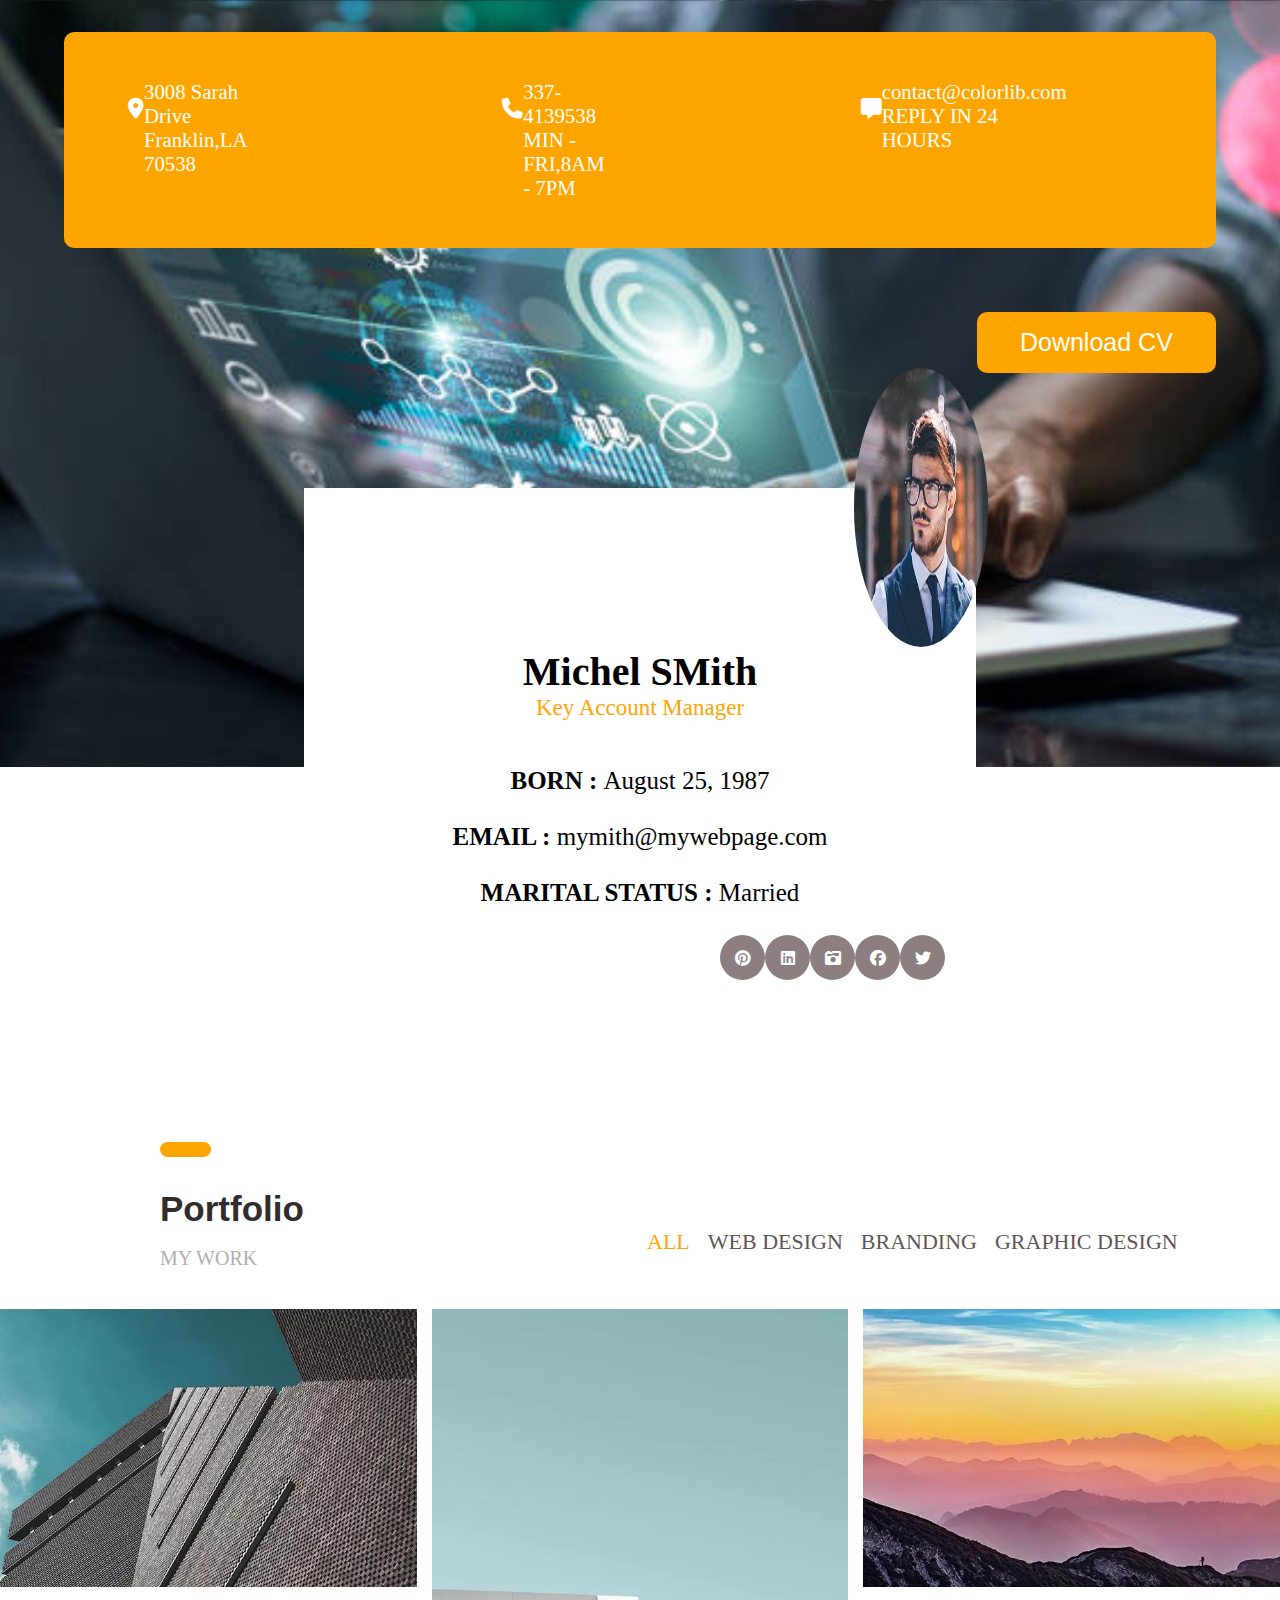
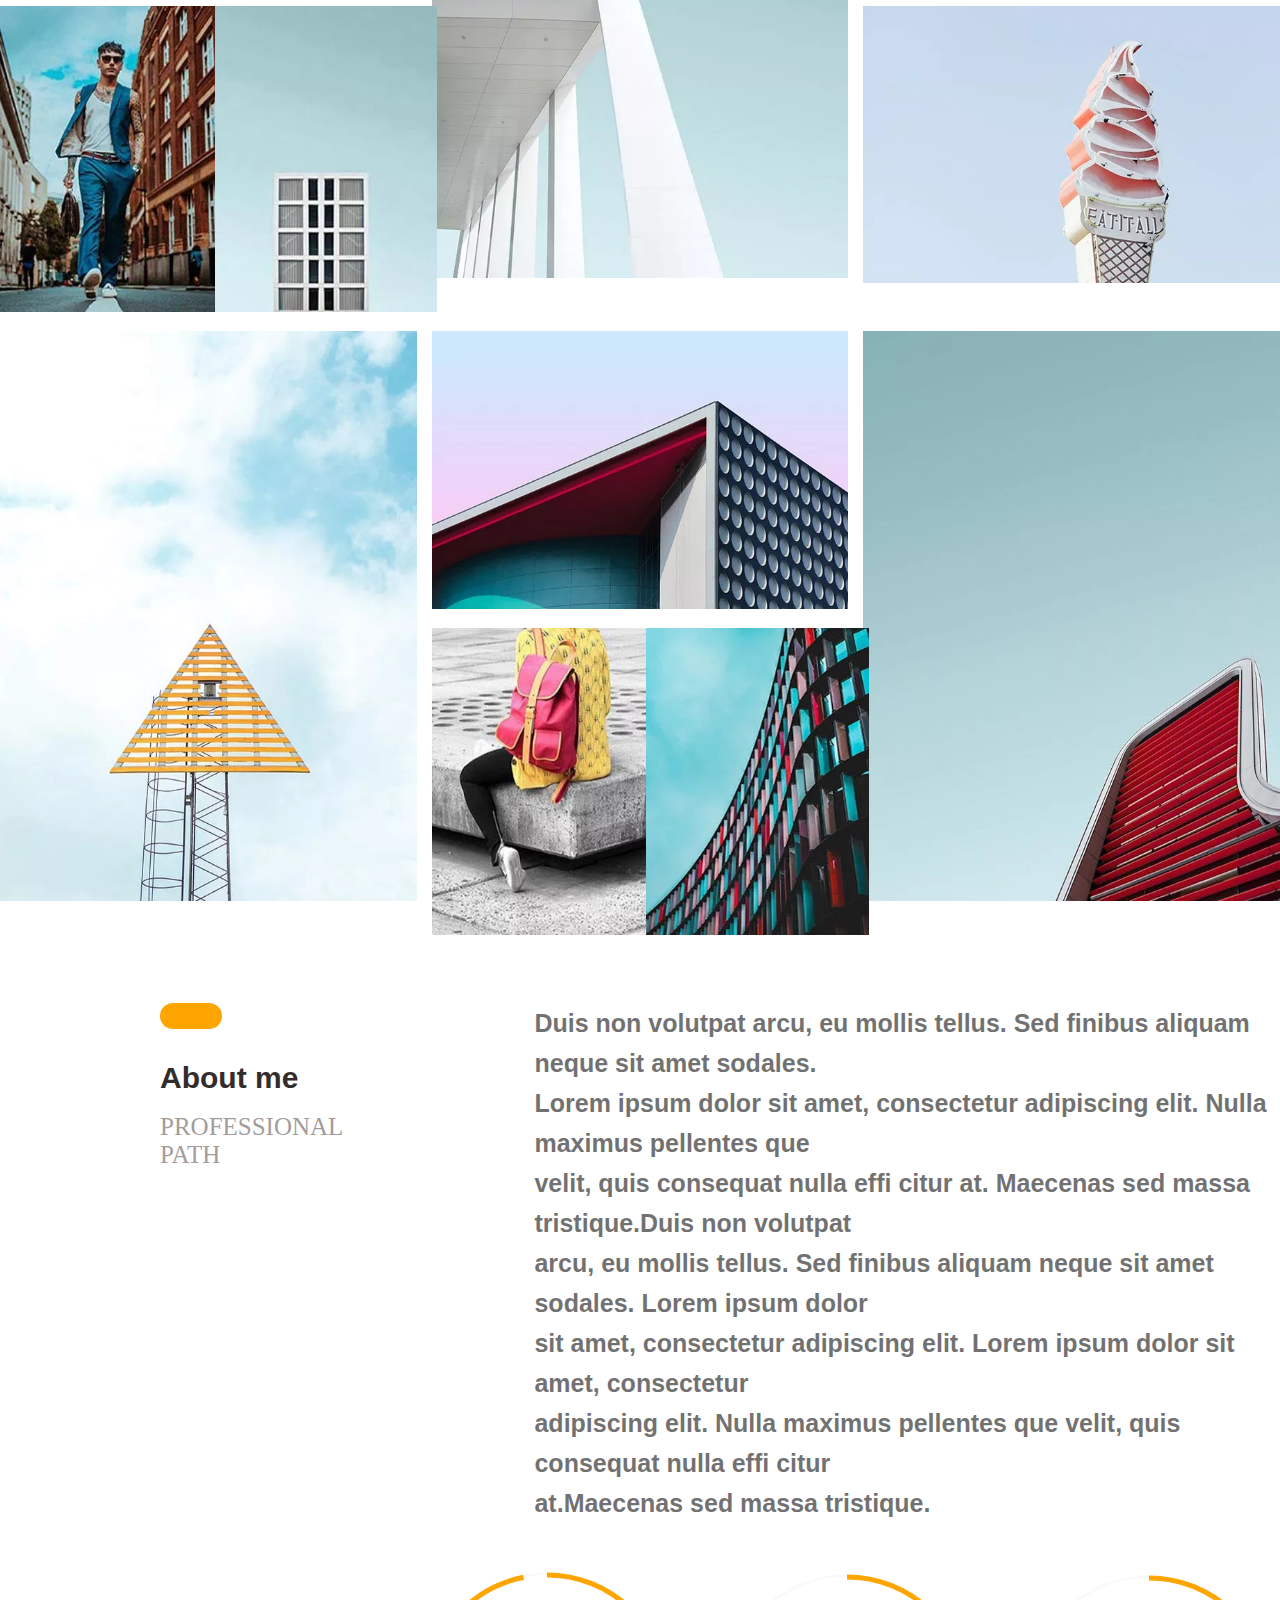
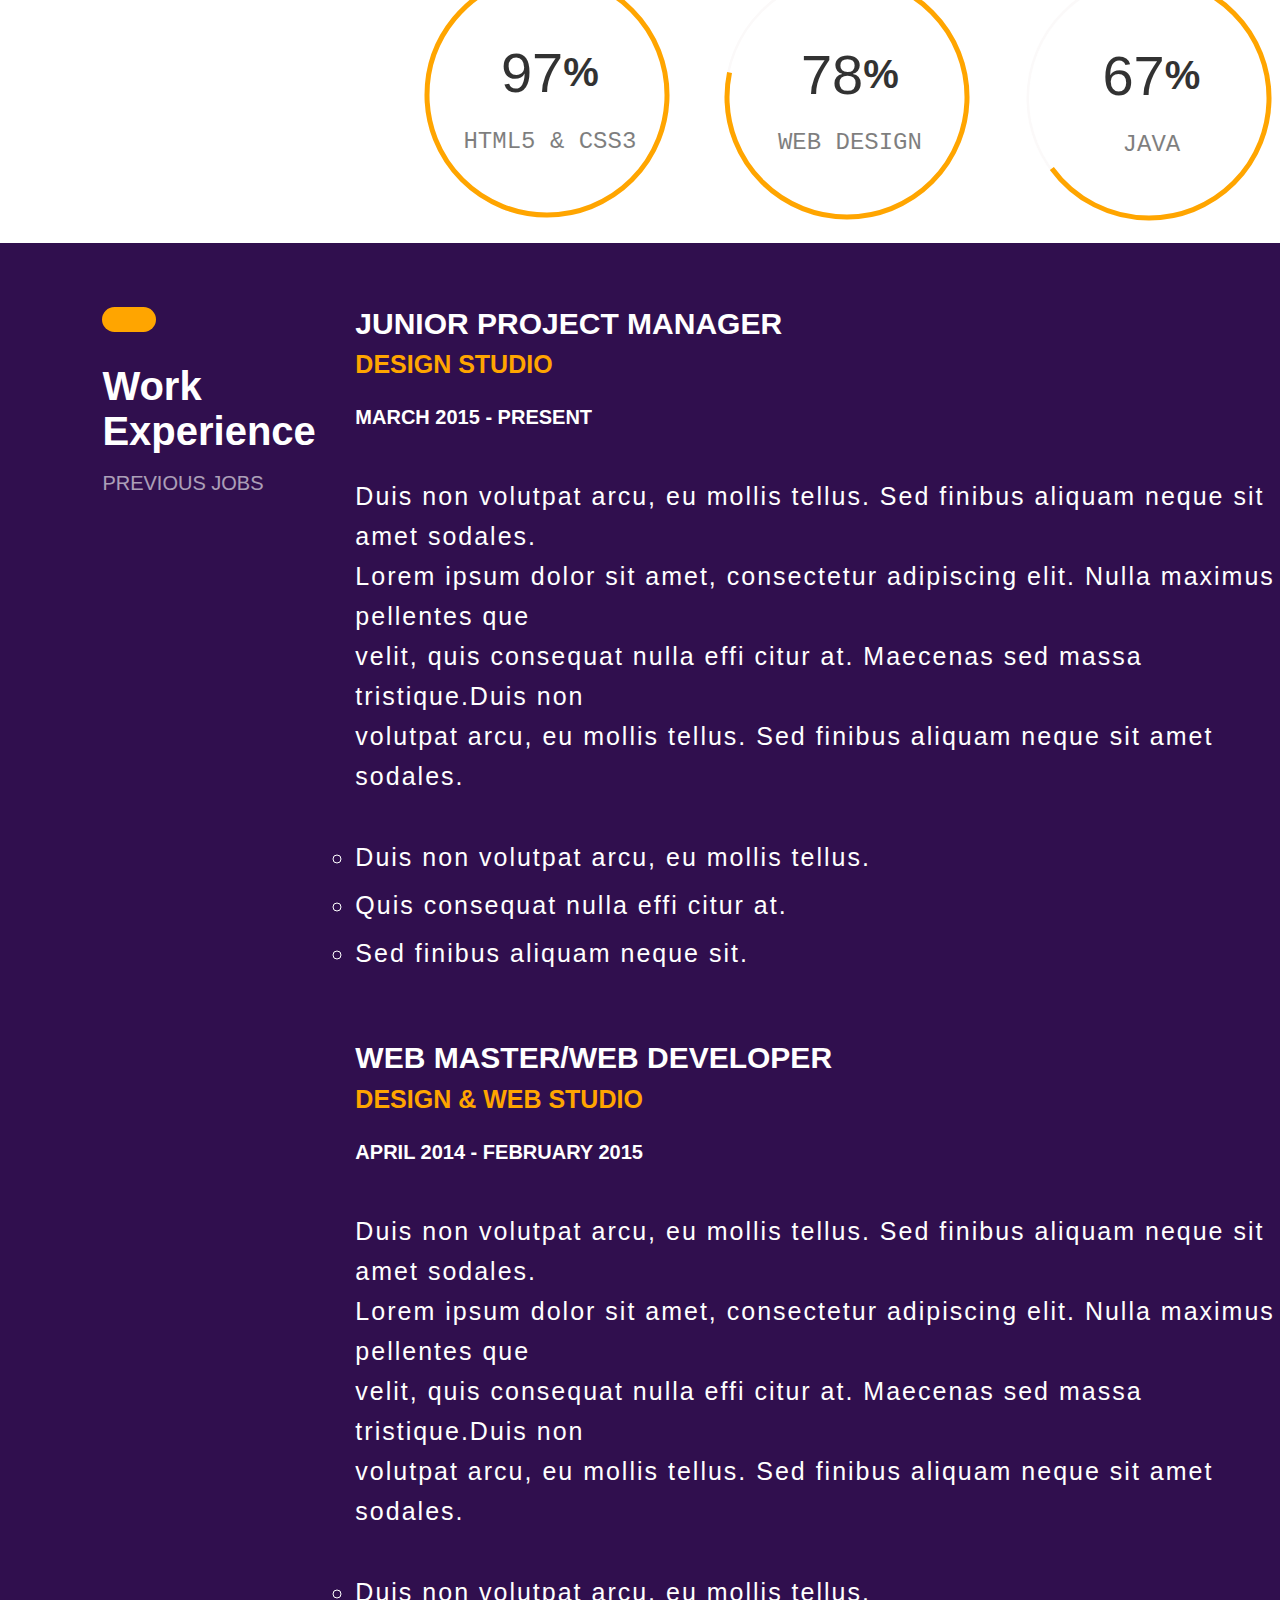
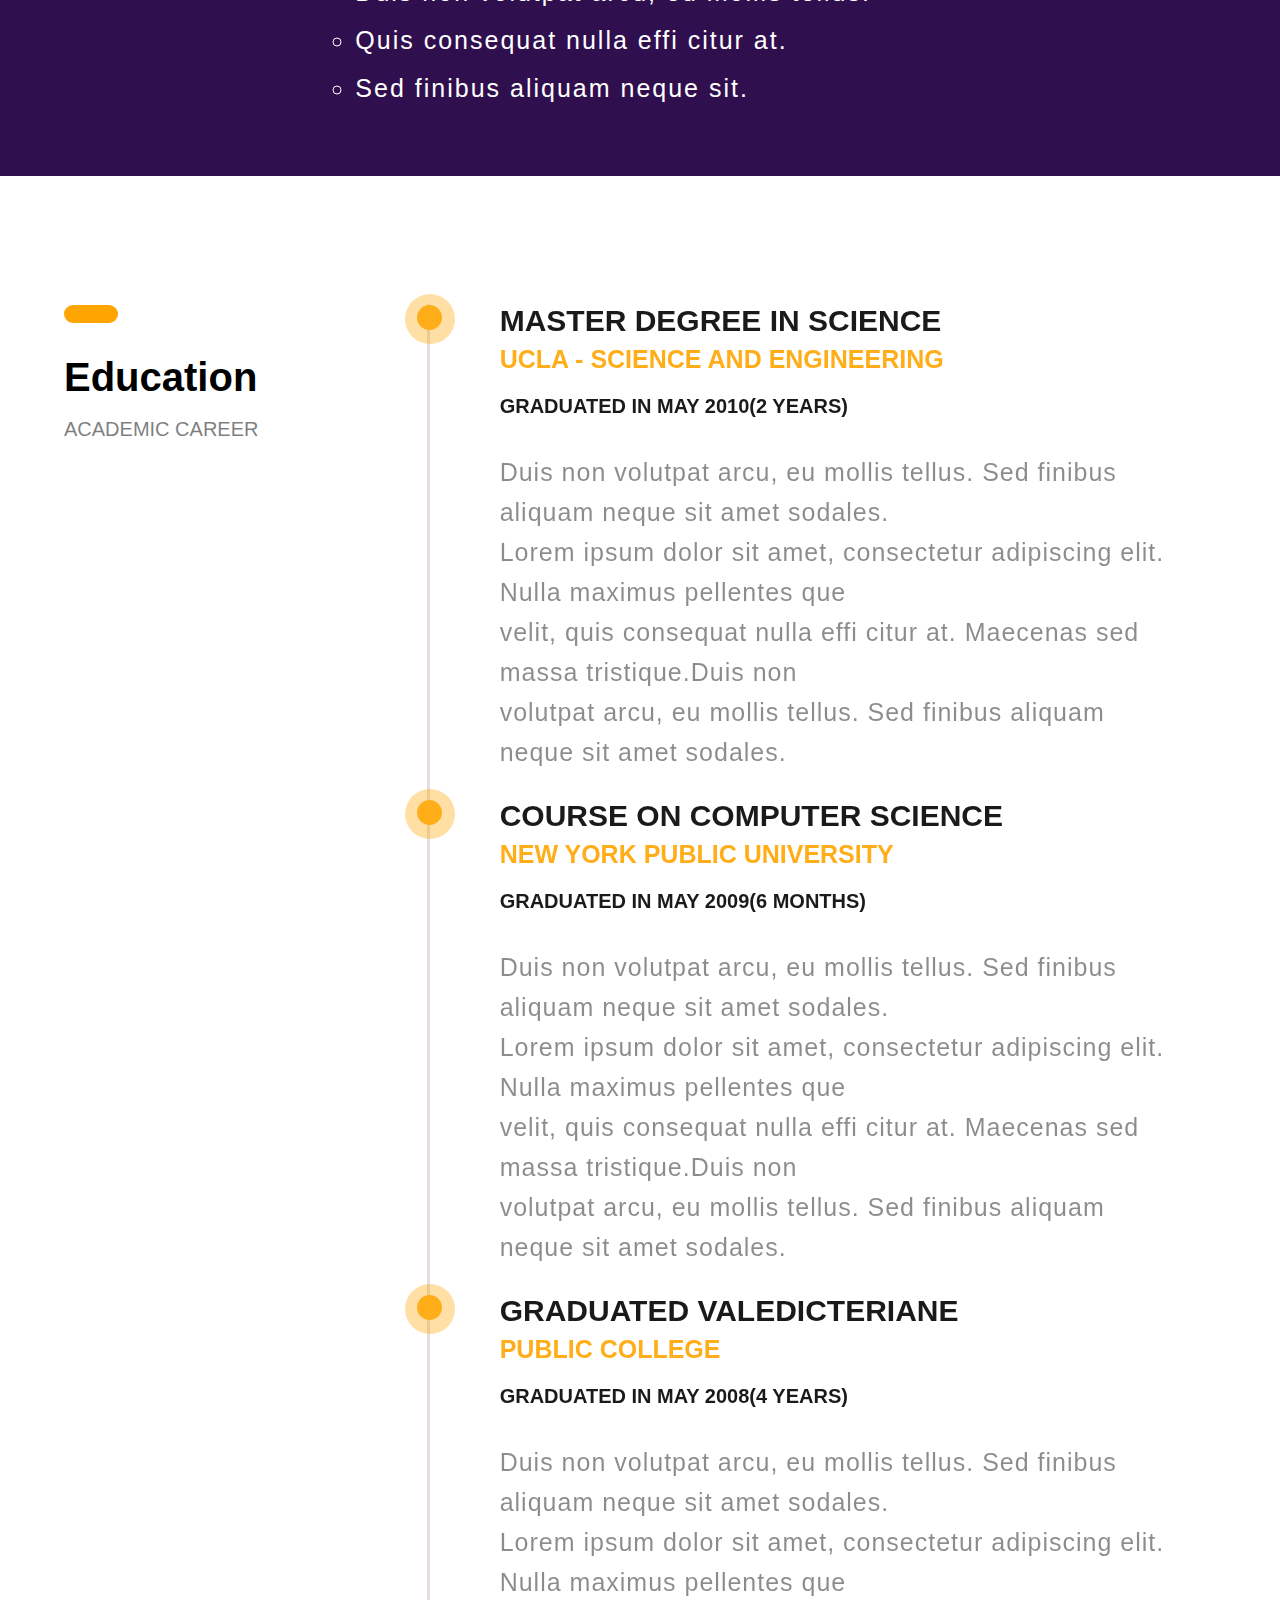
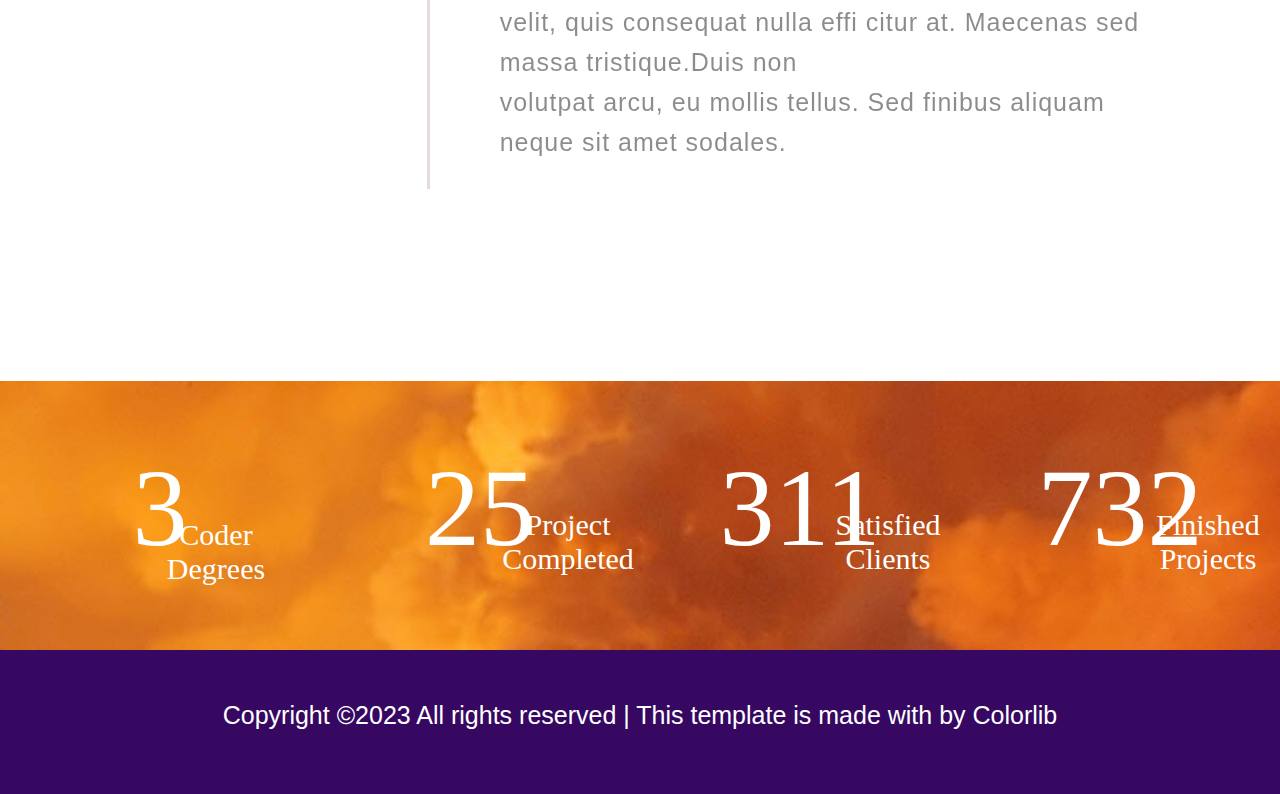
<file: index.html>
<!DOCTYPE html>
<html lang="en">

<head>
    <meta charset="UTF-8">
    <meta http-equiv="X-UA-Compatible" content="IE=edge">
    <meta name="viewport" content="width=device-width, initial-scale=1.0">
    <title>CV portfolio</title>
    <link rel="stylesheet" href="style.css">
    <link rel="stylesheet" href="https://cdnjs.cloudflare.com/ajax/libs/font-awesome/6.2.1/css/all.min.css">
</head>

<body>
    <header class="header">
        <div class="div-header">
            <i class="fa-solid fa-location-dot"></i>
            <p>3008 Sarah Drive <br> Franklin,LA 70538</p>
            <i class="fa-solid fa-phone"></i>
            <p>337-4139538 <br> MIN - FRI,8AM - 7PM</p>
            <i class="fa-solid fa-message"></i>
            <p>contact@colorlib.com <br> REPLY IN 24 HOURS</p>
        </div>

        <p class="p1"> <a href="#"> Download CV</a></p>
        <div class="mon-div">
            <img src="profil.webp" alt="">
            <h2>Michel SMith</h2>
            <p>Key Account Manager</p>
        </div>
    </header>
    <section class="section1">

        <div class="content">
            <p><strong> BORN : </strong>August 25, 1987</p><br>
            <p> <strong> EMAIL :</strong> mymith@mywebpage.com</p><br>
            <p><strong> MARITAL STATUS :</strong> Married</p><br>
        </div>
        <div class="div-section">

            <a href="#"> <i class="fa-brands fa-pinterest fa-1x blanc"></i></a>
            <a href="#"> <i class="fa-brands fa-linkedin fa-1x blanc"></i></a>
            <a href="#"> <i class="fa-solid fa-camera-retro fa-1x blanc"></i></a>
            <a href="#"> <i class="fab fa-facebook fa-1x blanc"></i></a>
            <a href="#"> <i class="  fab fa-twitter fa-1x blanc"></i></a>

        </div>
    </section>
    <section class="section2">
        <div class="div-portfolio">
            <button class="button">ilkllok</button>
            <h3>Portfolio</h3><br>
            <p>MY WORK</p>
        </div>
        <div class="div-lien">
            <a href="index.html">ALL</a>
            <a href="web.html">WEB DESIGN</a>
            <a href="branding.html">BRANDING</a>
            <a href="graphoque.html">GRAPHIC DESIGN</a>
        </div>
    </section>
    <section class="section3">
        <div class="conteneur ">
            <div class="box-une"><img src="img-imoble-blck.webp" alt=""></div>
            <div class="box-deux"><img src="img-imoble-blanc.webp" alt=""></div>
            <div class="box-trois"><img src="img-montagne.webp" alt=""></div>
            <div class="box-six"><img src="img-fattel.webp" alt=""></div>
            <div class="div-34">
                <div class="box-cinq"><img src="mon-personne.webp" alt=""></div>
                <div class="box-quatre"><img src="img-imoble2.webp" alt=""></div>
            </div>
            <div class="box-sept"><img src="img-antenne.webp" alt=""></div>
            <div class="box-huit"><img src="img-rouge.webp" alt=""></div>
            <div class="div-90">
                <div class="box-neuf"><img src="img-sac.webp" alt=""></div>
                <div class="box-dix"><img src="img-imoble-rouge-black.webp" alt=""></div>
            </div>
            <div class="box-onze"><img src="img-imoble1.webp" alt=""></div>
        </div>
    </section>
    <section class="section4">

        <div class="div-portfolio">
            <button class="button1">ilkllok</button>
            <h3>About me</h3><br>
            <p>PROFESSIONAL PATH</p>
        </div>
        <div class="mon-div-p">
            <h4>Duis non volutpat arcu, eu mollis tellus. Sed finibus aliquam neque sit amet sodales. <br> Lorem ipsum
                dolor
                sit amet, consectetur adipiscing elit. Nulla maximus pellentes que <br> velit, quis consequat nulla effi
                citur at. Maecenas sed massa tristique.Duis non volutpat <br> arcu, eu mollis tellus. Sed finibus
                aliquam
                neque sit amet sodales. Lorem ipsum dolor <br> sit amet, consectetur adipiscing elit. Lorem ipsum dolor
                sit
                amet, consectetur <br> adipiscing elit. Nulla maximus pellentes que velit, quis consequat nulla effi
                citur <br>
                at.Maecenas sed massa tristique.</h4>

        </div>
    </section>
    <section class="section5">
        <div class="div1" style="--clr:orange">
            <svg>
                <circle cx="120" cy="120" r="120"></circle>
                <circle cx="120" cy="120" r="120"></circle>
            </svg>
            <div class="numero">
                <h2>97 <span>%</span></h2>
                <p>HTML5 & CSS3</p>
            </div>


            <div class="div2" style="--clr:orange">
                <svg>
                    <circle cx="120" cy="120" r="120"></circle>
                    <circle cx="120" cy="120" r="120"></circle>
                </svg>
                <div class="numero">
                    <h2>78 <span>%</span></h2>
                    <p>WEB DESIGN</p>
                </div>

                <div class="div3" style="--clr:orange">
                    <svg>
                        <circle cx="120" cy="120" r="120"></circle>
                        <circle cx="120" cy="120" r="120"></circle>
                    </svg>
                    <div class="numero">
                        <h2>67 <span>%</span></h2>
                        <p>JAVA</p>
                    </div>

                    <div class="div4" style="--clr:orange">
                        <svg>
                            <circle cx="120" cy="120" r="120"></circle>
                            <circle cx="120" cy="120" r="120"></circle>
                        </svg>
                        <div class="numero">
                            <h2>97 <span>%</span></h2>
                            <p>PHP</p>
                        </div>
                    </div>
    </section>
    <section class="section6">
        <div class="div-work">
            <button class="button2">ilkllok</button>
            <h3>Work Experience</h3><br>
            <p>PREVIOUS JOBS</p>
        </div>
        <div class="div-section6">
            <h2>JUNIOR PROJECT MANAGER</h2>
            <h3>DESIGN STUDIO</h3>
            <h5>MARCH 2015 - PRESENT</h5>
            <p>Duis non volutpat arcu, eu mollis tellus. Sed finibus aliquam neque sit amet sodales. <br>
                Lorem ipsum dolor sit amet, consectetur adipiscing elit. Nulla maximus pellentes que <br>
                velit, quis consequat nulla effi citur at. Maecenas sed massa tristique.Duis non <br>
                volutpat arcu, eu mollis tellus. Sed finibus aliquam neque sit amet sodales.</p>
            <ul>
                <li>Duis non volutpat arcu, eu mollis tellus.</li>
                <li>Quis consequat nulla effi citur at.</li>
                <li>Sed finibus aliquam neque sit.</li>
            </ul>
            <h2>WEB MASTER/WEB DEVELOPER</h2>
            <h3>DESIGN & WEB STUDIO</h3>
            <h5>APRIL 2014 - FEBRUARY 2015</h5>
            <p>Duis non volutpat arcu, eu mollis tellus. Sed finibus aliquam neque sit amet sodales. <br>
                Lorem ipsum dolor sit amet, consectetur adipiscing elit. Nulla maximus pellentes que <br>
                velit, quis consequat nulla effi citur at. Maecenas sed massa tristique.Duis non <br>
                volutpat arcu, eu mollis tellus. Sed finibus aliquam neque sit amet sodales.</p>
            <ul>
                <li>Duis non volutpat arcu, eu mollis tellus.</li>
                <li>Quis consequat nulla effi citur at.</li>
                <li>Sed finibus aliquam neque sit.</li>
            </ul>
        </div>
    </section>
    <section class="section7">
        <header class="div-section7">
            <button class="button3">ilkllok</button>
            <h1>Education</h1><br>
            <p>ACADEMIC CAREER</p>
        </header>
        <div class="master">
            <h2>MASTER DEGREE IN SCIENCE</h2>
            <h3>UCLA - SCIENCE AND ENGINEERING</h3>
            <h5>GRADUATED IN MAY 2010(2 YEARS)</h5>
            <p>Duis non volutpat arcu, eu mollis tellus. Sed finibus aliquam neque sit amet sodales. <br>
                Lorem ipsum dolor sit amet, consectetur adipiscing elit. Nulla maximus pellentes que <br>
                velit, quis consequat nulla effi citur at. Maecenas sed massa tristique.Duis non <br>
                volutpat arcu, eu mollis tellus. Sed finibus aliquam neque sit amet sodales.</p>

        </div>

        <div class="course">

            <h2>COURSE ON COMPUTER SCIENCE</h2>
            <h3>NEW YORK PUBLIC UNIVERSITY</h3>
            <h5>GRADUATED IN MAY 2009(6 MONTHS)</h5>
            <p>Duis non volutpat arcu, eu mollis tellus. Sed finibus aliquam neque sit amet sodales. <br>
                Lorem ipsum dolor sit amet, consectetur adipiscing elit. Nulla maximus pellentes que <br>
                velit, quis consequat nulla effi citur at. Maecenas sed massa tristique.Duis non <br>
                volutpat arcu, eu mollis tellus. Sed finibus aliquam neque sit amet sodales.</p>

        </div>

        <div class="publique">

            <h2>GRADUATED VALEDICTERIANE</h2>
            <h3>PUBLIC COLLEGE</h3>
            <h5>GRADUATED IN MAY 2008(4 YEARS)</h5>
            <p>Duis non volutpat arcu, eu mollis tellus. Sed finibus aliquam neque sit amet sodales. <br>
                Lorem ipsum dolor sit amet, consectetur adipiscing elit. Nulla maximus pellentes que <br>
                velit, quis consequat nulla effi citur at. Maecenas sed massa tristique.Duis non <br>
                volutpat arcu, eu mollis tellus. Sed finibus aliquam neque sit amet sodales.</p>
        </div>
        
    </section>

    <footer class="section8"> 
    <div class="div-setion8">
        <div class="div-numero3">
            <span class="span-un">3</span>
            <p class="span-deux">Coder</p>
          <p> Degrees</p> 
        </div>
        <div class="div-numero4">
            <span class="span-un">25</span>
            <p class="span-troi">Project </p>
            <p>Completed</p>  
        </div>
        <div class="div-numero5">
            <span class="span-un">311</span>
            <p class="span-quatre">Satisfied</p>
            <p>Clients</p>  
        </div>
        <div class="div-numero6">
            <span class="span-un">732</span>
            <p  class="span-cinq">Finished</p>
            <p>Projects</p> 
        </div>
    </div>
        <p class="mon-p1">Copyright ©2023 All rights reserved | This template is made with  by <a href="#">Colorlib</a> </p>
      
    </footer>
   
</body>

</html>
</file>
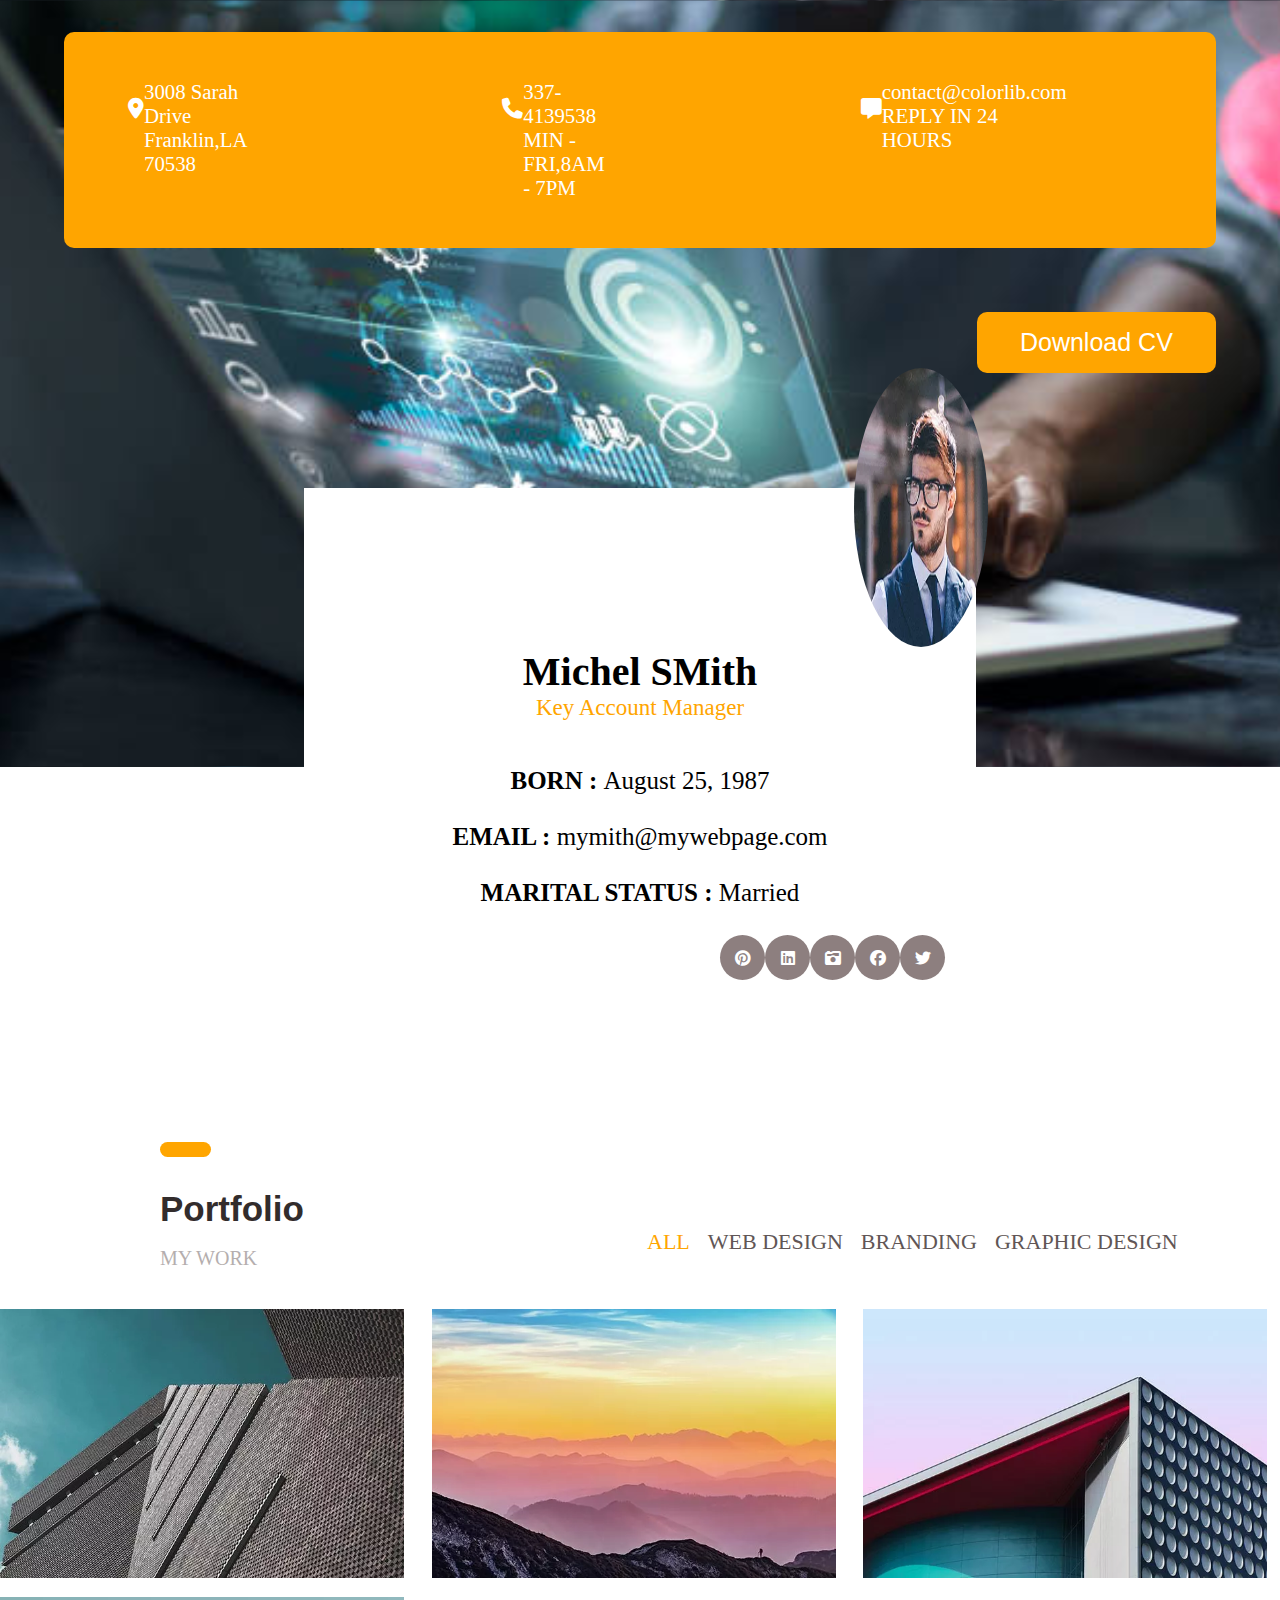
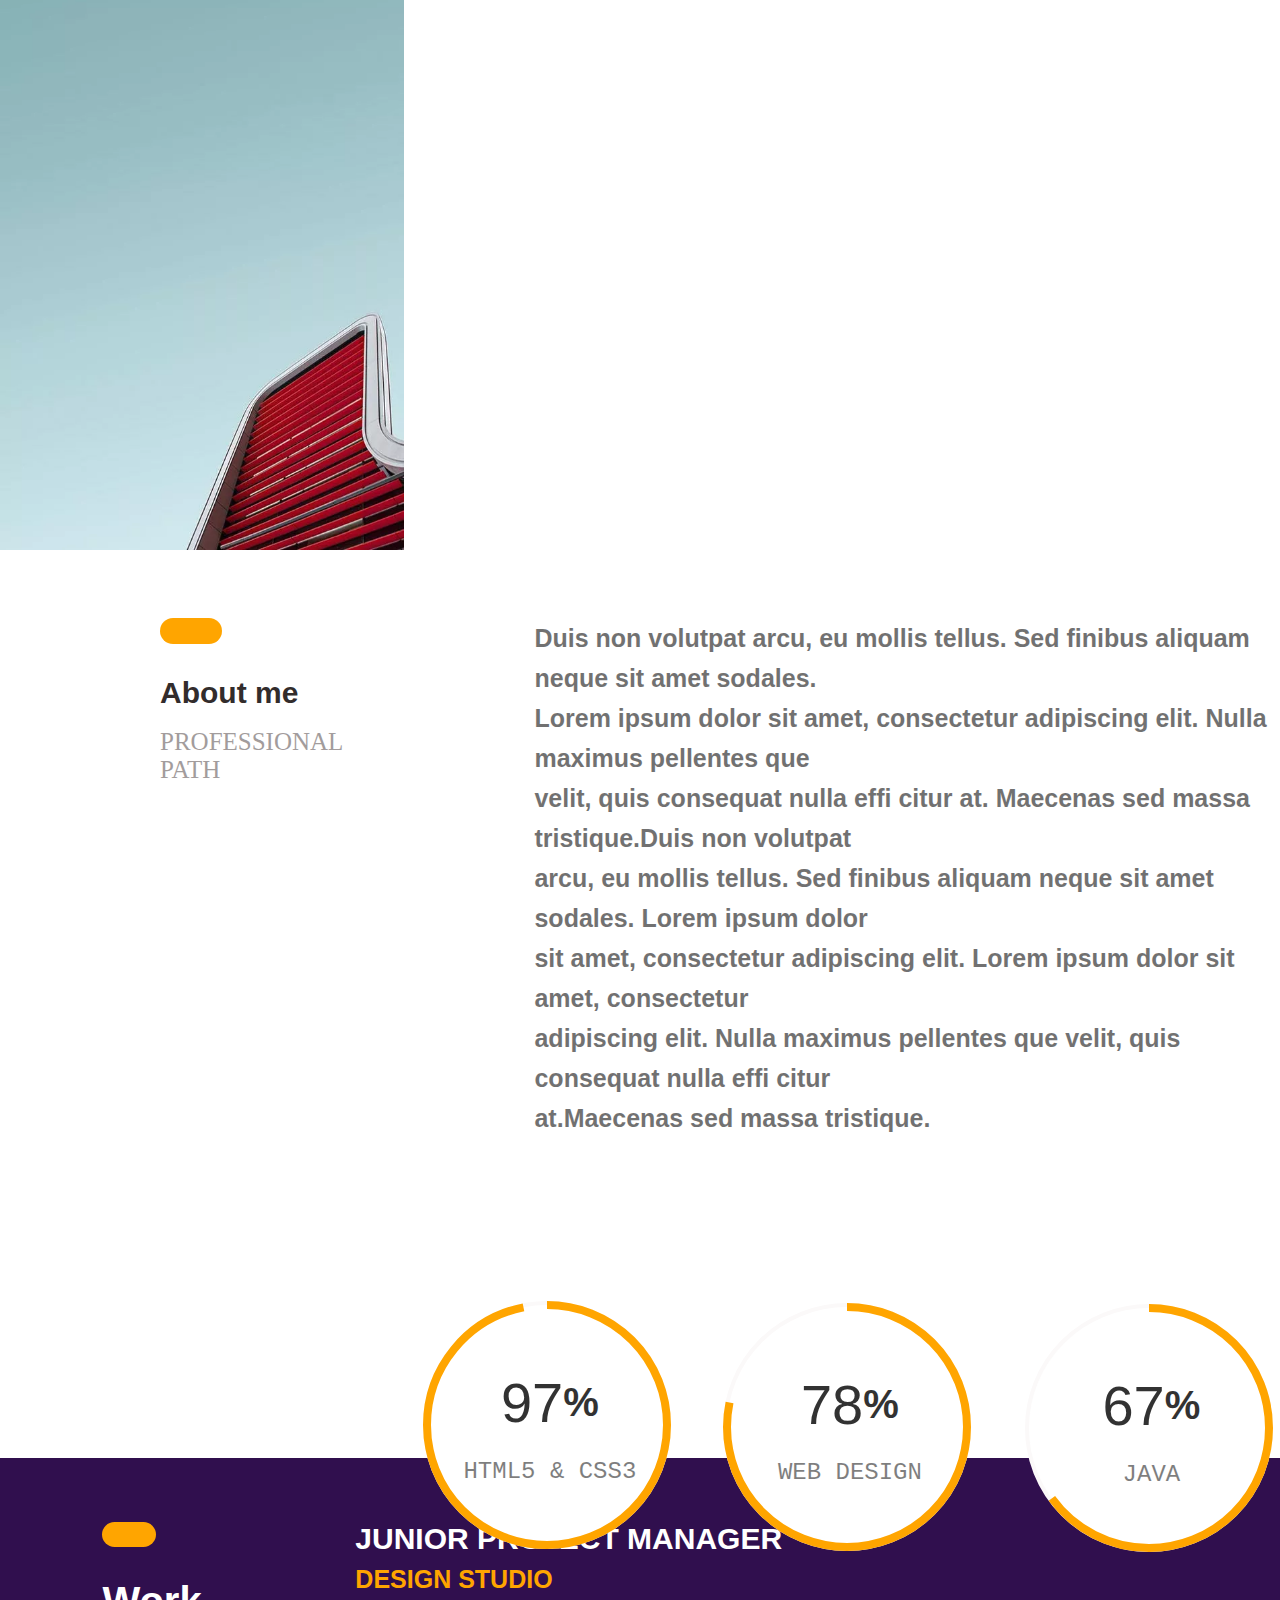
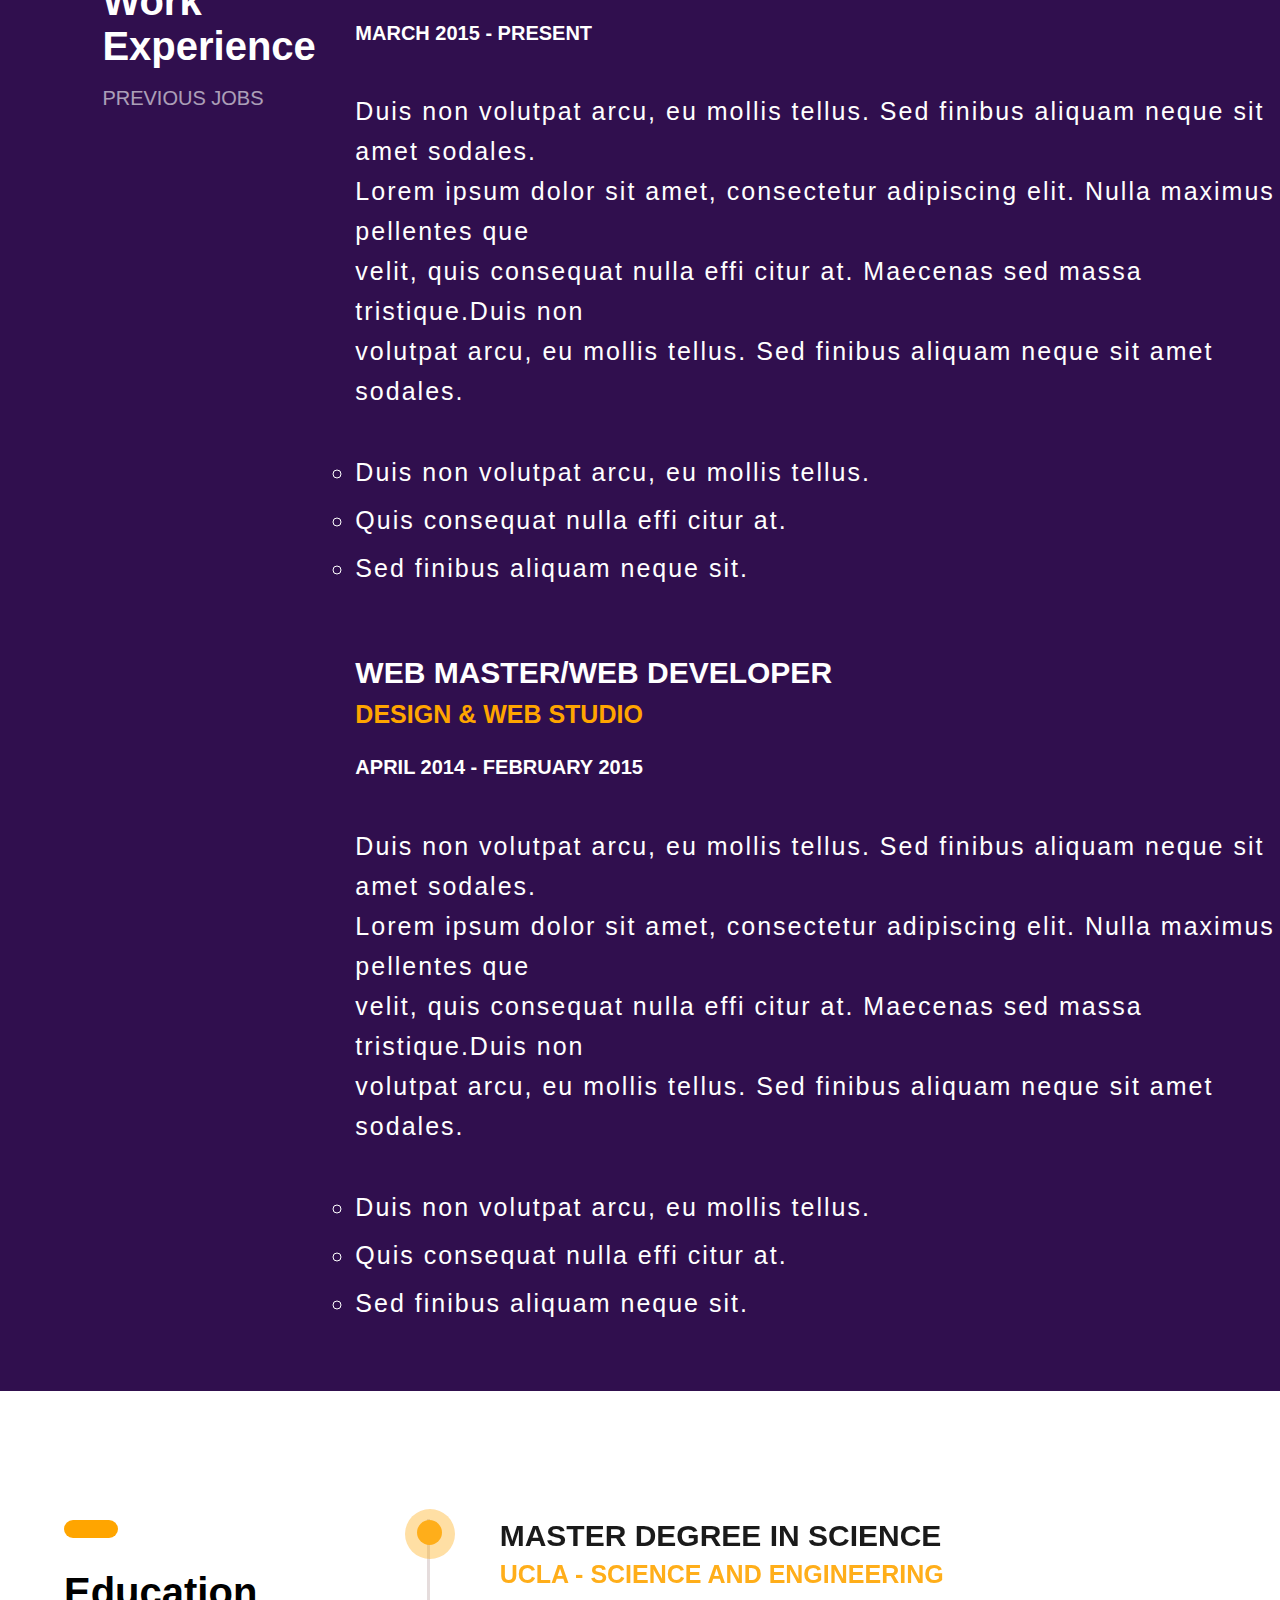
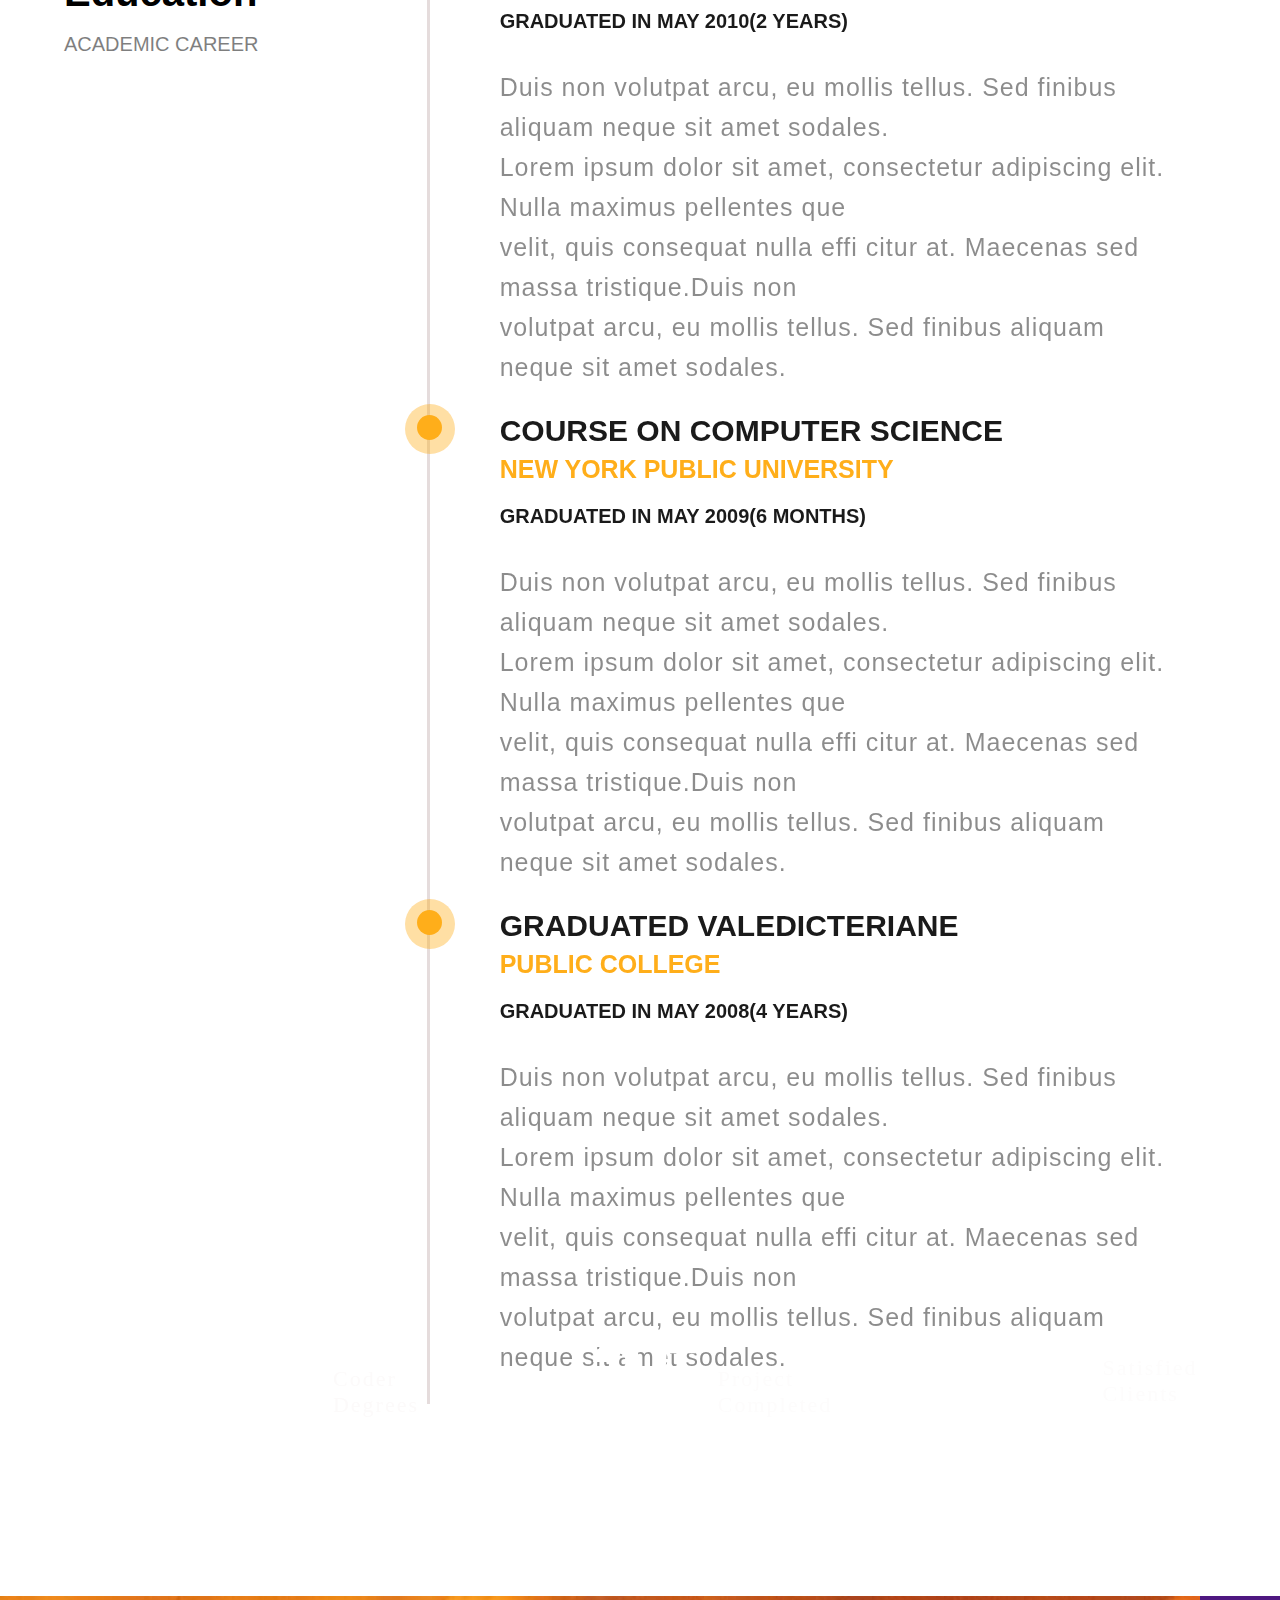
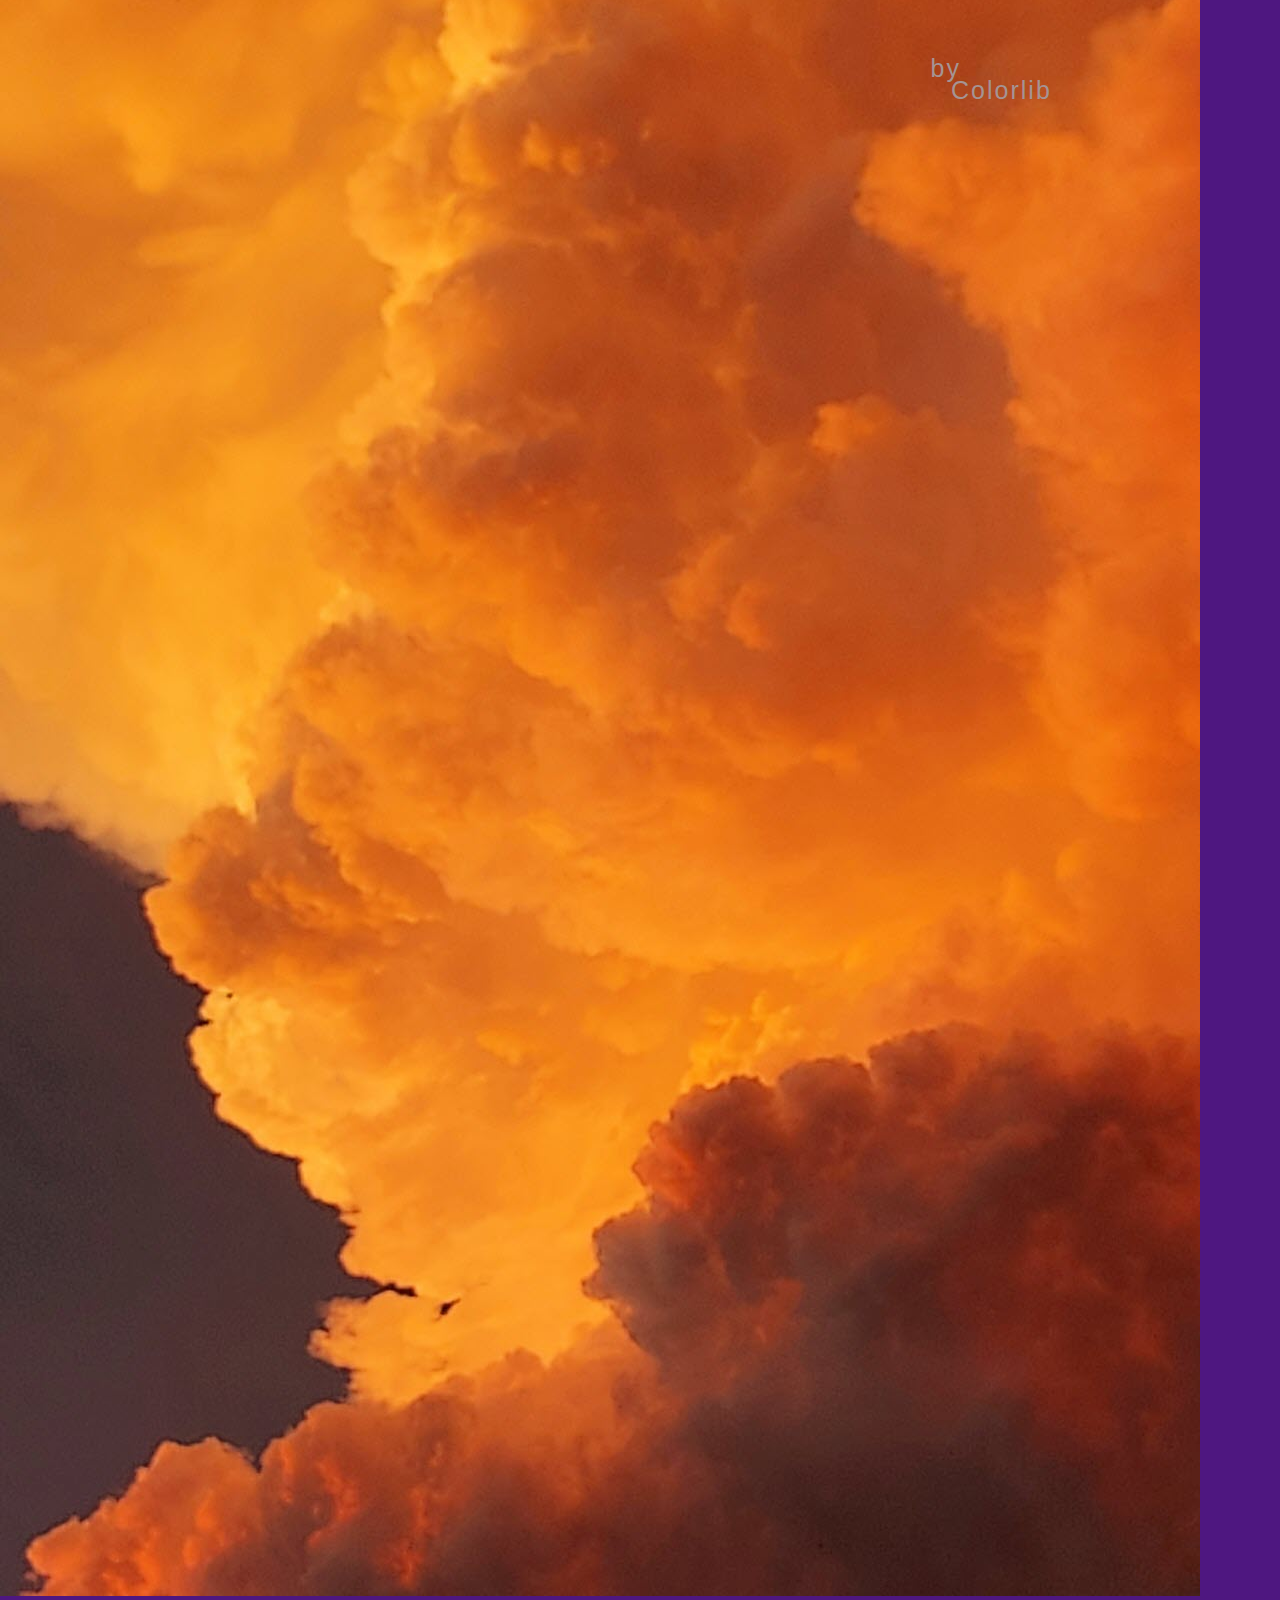
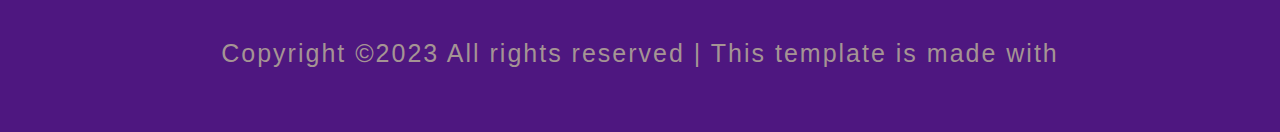
<file: web.html>
<!DOCTYPE html>
<html lang="en">

<head>
    <meta charset="UTF-8">
    <meta http-equiv="X-UA-Compatible" content="IE=edge">
    <meta name="viewport" content="width=device-width, initial-scale=1.0">
    <title>CV portfolio</title>
    <link rel="stylesheet" href="style.css">
    <link rel="stylesheet" href="https://cdnjs.cloudflare.com/ajax/libs/font-awesome/6.2.1/css/all.min.css">
</head>

<body>
    <header class="header">
        <div class="div-header">
            <i class="fa-solid fa-location-dot"></i>
            <p>3008 Sarah Drive <br> Franklin,LA 70538</p>
            <i class="fa-solid fa-phone"></i>
            <p>337-4139538 <br> MIN - FRI,8AM - 7PM</p>
            <i class="fa-solid fa-message"></i>
            <p>contact@colorlib.com <br> REPLY IN 24 HOURS</p>
        </div>

        <p class="p1"> <a href="#"> Download CV</a></p>
        <div class="mon-div">
            <img src="profil.webp" alt="">
            <h2>Michel SMith</h2>
            <p>Key Account Manager</p>
        </div>
    </header>
    <section class="section1">

        <div class="content">
            <p><strong> BORN : </strong>August 25, 1987</p><br>
            <p> <strong> EMAIL :</strong> mymith@mywebpage.com</p><br>
            <p><strong> MARITAL STATUS :</strong> Married</p><br>
        </div>
        <div class="div-section">

            <a href="#"> <i class="fa-brands fa-pinterest fa-1x blanc"></i></a>
            <a href="#"> <i class="fa-brands fa-linkedin fa-1x blanc"></i></a>
            <a href="#"> <i class="fa-solid fa-camera-retro fa-1x blanc"></i></a>
            <a href="#"> <i class="fab fa-facebook fa-1x blanc"></i></a>
            <a href="#"> <i class="  fab fa-twitter fa-1x blanc"></i></a>

        </div>
    </section>
    <section class="section2">
        <div class="div-portfolio">
            <button class="button">ilkllok</button>
            <h3>Portfolio</h3><br>
            <p>MY WORK</p>
        </div>
        <div class="div-lien">
            <a href="index.html">ALL</a>
            <a href="web.html">WEB DESIGN</a>
            <a href="branding.html">BRANDING</a>
            <a href="graphoque.html">GRAPHIC DESIGN</a>
        </div>
    </section>
    <section class="section3">
        <div class="conteneur-web">
            <div class="web-une"><img src="img-imoble-blck.webp" alt=""></div>
            <div class="web-trois"><img src="img-montagne.webp" alt=""></div>
            <div class="web-onze"><img src="img-imoble1.webp" alt=""></div>
            <div class="web-huit"><img src="img-rouge.webp" alt=""></div>
        </div>
    </section>
    <section class="section4">

        <div class="div-portfolio">
            <button class="button1">ilkllok</button>
            <h3>About me</h3><br>
            <p>PROFESSIONAL PATH</p>
        </div>
        <div class="mon-div-p">
            <h4>Duis non volutpat arcu, eu mollis tellus. Sed finibus aliquam neque sit amet sodales. <br> Lorem ipsum
                dolor
                sit amet, consectetur adipiscing elit. Nulla maximus pellentes que <br> velit, quis consequat nulla effi
                citur at. Maecenas sed massa tristique.Duis non volutpat <br> arcu, eu mollis tellus. Sed finibus
                aliquam
                neque sit amet sodales. Lorem ipsum dolor <br> sit amet, consectetur adipiscing elit. Lorem ipsum dolor
                sit
                amet, consectetur <br> adipiscing elit. Nulla maximus pellentes que velit, quis consequat nulla effi
                citur <br>
                at.Maecenas sed massa tristique.</h4>

        </div>
    </section>
    <section class="section-cinq">
        <div class="div-un" style="--clr:orange">
            <svg>
                <circle cx="120" cy="120" r="120"></circle>
                <circle cx="120" cy="120" r="120"></circle>
            </svg>
            <div class="numero">
                <h2>97 <span>%</span></h2>
                <p>HTML5 & CSS3</p>
            </div>


            <div class="div-deux" style="--clr:orange">
                <svg>
                    <circle cx="120" cy="120" r="120"></circle>
                    <circle cx="120" cy="120" r="120"></circle>
                </svg>
                <div class="numero">
                    <h2>78 <span>%</span></h2>
                    <p>WEB DESIGN</p>
                </div>

                <div class="div-troi" style="--clr:orange">
                    <svg>
                        <circle cx="120" cy="120" r="120"></circle>
                        <circle cx="120" cy="120" r="120"></circle>
                    </svg>
                    <div class="numero">
                        <h2>67 <span>%</span></h2>
                        <p>JAVA</p>
                    </div>

                    <div class="div-quatre" style="--clr:orange">
                        <svg>
                            <circle cx="120" cy="120" r="120"></circle>
                            <circle cx="120" cy="120" r="120"></circle>
                        </svg>
                        <div class="numero">
                            <h2>97 <span>%</span></h2>
                            <p>PHP</p>
                        </div>
                    </div>
    </section>
    <section class="section6">
        <div class="div-work">
            <button class="button2">ilkllok</button>
            <h3>Work Experience</h3><br>
            <p>PREVIOUS JOBS</p>
        </div>
        <div class="div-section6">
            <h2>JUNIOR PROJECT MANAGER</h2>
            <h3>DESIGN STUDIO</h3>
            <h5>MARCH 2015 - PRESENT</h5>
            <p>Duis non volutpat arcu, eu mollis tellus. Sed finibus aliquam neque sit amet sodales. <br>
                Lorem ipsum dolor sit amet, consectetur adipiscing elit. Nulla maximus pellentes que <br>
                velit, quis consequat nulla effi citur at. Maecenas sed massa tristique.Duis non <br>
                volutpat arcu, eu mollis tellus. Sed finibus aliquam neque sit amet sodales.</p>
            <ul>
                <li>Duis non volutpat arcu, eu mollis tellus.</li>
                <li>Quis consequat nulla effi citur at.</li>
                <li>Sed finibus aliquam neque sit.</li>
            </ul>
            <h2>WEB MASTER/WEB DEVELOPER</h2>
            <h3>DESIGN & WEB STUDIO</h3>
            <h5>APRIL 2014 - FEBRUARY 2015</h5>
            <p>Duis non volutpat arcu, eu mollis tellus. Sed finibus aliquam neque sit amet sodales. <br>
                Lorem ipsum dolor sit amet, consectetur adipiscing elit. Nulla maximus pellentes que <br>
                velit, quis consequat nulla effi citur at. Maecenas sed massa tristique.Duis non <br>
                volutpat arcu, eu mollis tellus. Sed finibus aliquam neque sit amet sodales.</p>
            <ul>
                <li>Duis non volutpat arcu, eu mollis tellus.</li>
                <li>Quis consequat nulla effi citur at.</li>
                <li>Sed finibus aliquam neque sit.</li>
            </ul>
        </div>
    </section>
    <section class="section7">
        <header class="div-section7">
            <button class="button3">ilkllok</button>
            <h1>Education</h1><br>
            <p>ACADEMIC CAREER</p>
        </header>
        <div class="master">
            <h2>MASTER DEGREE IN SCIENCE</h2>
            <h3>UCLA - SCIENCE AND ENGINEERING</h3>
            <h5>GRADUATED IN MAY 2010(2 YEARS)</h5>
            <p>Duis non volutpat arcu, eu mollis tellus. Sed finibus aliquam neque sit amet sodales. <br>
                Lorem ipsum dolor sit amet, consectetur adipiscing elit. Nulla maximus pellentes que <br>
                velit, quis consequat nulla effi citur at. Maecenas sed massa tristique.Duis non <br>
                volutpat arcu, eu mollis tellus. Sed finibus aliquam neque sit amet sodales.</p>

        </div>

        <div class="course">

            <h2>COURSE ON COMPUTER SCIENCE</h2>
            <h3>NEW YORK PUBLIC UNIVERSITY</h3>
            <h5>GRADUATED IN MAY 2009(6 MONTHS)</h5>
            <p>Duis non volutpat arcu, eu mollis tellus. Sed finibus aliquam neque sit amet sodales. <br>
                Lorem ipsum dolor sit amet, consectetur adipiscing elit. Nulla maximus pellentes que <br>
                velit, quis consequat nulla effi citur at. Maecenas sed massa tristique.Duis non <br>
                volutpat arcu, eu mollis tellus. Sed finibus aliquam neque sit amet sodales.</p>

        </div>

        <div class="publique">

            <h2>GRADUATED VALEDICTERIANE</h2>
            <h3>PUBLIC COLLEGE</h3>
            <h5>GRADUATED IN MAY 2008(4 YEARS)</h5>
            <p>Duis non volutpat arcu, eu mollis tellus. Sed finibus aliquam neque sit amet sodales. <br>
                Lorem ipsum dolor sit amet, consectetur adipiscing elit. Nulla maximus pellentes que <br>
                velit, quis consequat nulla effi citur at. Maecenas sed massa tristique.Duis non <br>
                volutpat arcu, eu mollis tellus. Sed finibus aliquam neque sit amet sodales.</p>
        </div>
        
    </section>

    <footer class="section-huit"> 
        <div class="div-img">
        <img src="img-nuage.jpg" alt="">
    </div>
    <div class="div-setion-huit">
        <div class="div-numero-trio">
            <h3>3</h3>
            <p>Coder <br>
           Degrees</p>
        </div>
        <div class="div-numero-quatre">
            <h3>25</h3>
            <p>Project <br> Completed</p>
        </div>
        <div class="div-numero-cinq">
            <h3>311</h3>
            <p>Satisfied <br>
            Clients</p>
        </div>
        <div class="div-numero-six">
            <h3>732</h3>
            <p>Finished <br>
            Projects</p>
        </div>
    </div>
  
    
        <p class="mon-p1">Copyright ©2023 All rights reserved | This template is made with <pre> by </pre> </p><a href="#">Colorlib</a>
        <div class="couer"></div>
    </footer>
   
</body>

</html>
</file>
<file: style.css>
*{
    margin: 0;
    padding: 0;
}
.header{
    background-image: url('mon-bac.jpg');
    background-size: cover;
    background-position: center;
    padding: 0rem 4rem;
    padding-top: 2rem;
}
.div-header{
    display: flex;
    flex-direction: row;
    justify-content: space-around;
    background-color: orange;
    color: white;
    padding:3rem;
    font-size: 1.3rem;
    border-radius: 10px;
}

.div-header i{
    margin-left: 1rem;
    margin-top: 1.1rem;

}
.div-header p{
    padding-right: 15rem;
}

.p1{
    float: right;
    background-color: orange;
    border-radius: 10px;
    padding: 1rem 2.7rem;
    margin-top: 4rem;
   

}
.p1:hover{
    margin-top: 3rem;
}
.p1 a{
    text-decoration: none;
    color: white;
    font-size: 25px;
    font-family:Verdana, Geneva, Tahoma, sans-serif;
}
.mon-div{
    text-align: center;
    margin-top: 15rem;
    background-color: white;
    text-align: center;
    position: relative;
    padding: 2.9rem 4rem;
    padding-top: 10rem;
    margin-left: 15rem;
    margin-right: 15rem;
}
.content{
    text-align: center;
    font-size: 25px;
}

.mon-div img{
    position: absolute;
    left:550px;
    bottom: 100px;
    border-radius: 50%;
    width: 20%;
    height:100%;
    margin-bottom: 20px;


}

.mon-div h2{
    font-size: 40px;
    font-weight: bold;
}
.mon-div p{
    color: orange;
    font-size: 23px;
}
/*section1*/
.div-section i{
    background-color: rgb(141, 127, 127);
    width: 25px;
    height: 20px;
    border-radius: 50px;
    padding: 10px;
    text-align: center;
    padding-top: 15px;
}

.div-section i:hover{
    background-color: orange;
}

.blanc{
    color: white;
}

.div-section   {
  display: flex;
  justify-content: space-around;
  margin-left: 45rem;
  margin-right: 45rem;
}
/*section*/
.section2{
    margin-top: 10rem;
    position: relative;
    margin-bottom: 3%;
}

.div-portfolio h3{
    margin-left: 10rem;
    font-size: 35px;
    font-family:Verdana, Geneva, Tahoma, sans-serif;
    color: rgb(50, 44, 44);
}

.div-portfolio p{
    margin-left: 10rem;
    font-size: 20px;
    color: rgb(132, 121, 121);
    opacity: 0.6;
}

.button{
    margin-left: 10rem;
    background-color: orange;
    color: orange;
    width: 4%;
    border-radius: 20px;
    border: none;
    margin-bottom: 2rem;
    
}

.div-lien{
    position: absolute;
    text-align: center;
    bottom: 15px;
    left: 40rem;
}
.div-lien a{
    text-decoration: none;
    margin: 7px;
    color: rgb(97, 86, 86);
    font-size: 22px;
}

.div-lien a:first-child{
    color: orange;
}

.div-lien a:hover{
    color: orange;
}

/*section3*/

.conteneur{
    display: grid;
    grid-template-columns: repeat(3,1fr);
    grid-gap: 15px;
    width: 100%;
}

.div-34 img{
    width: 150%;
}


.div-34, .div-90{
    display: flex;
    flex-direction: row;
    
}
.conteneur img{
    width: 100%;
}
.box-une{

grid-column: 1 / 2;
grid-row: 1 / 2;
}

.box-deux{

grid-column: 2 / 3;
grid-row: 1 / 3;

   
}

.box-trois{
    grid-column: 3 / 4;
    grid-row: 1 / 2;
     
}

.box-quatre{
    grid-column: 1 / 2;
    grid-row: 2 / 3;
}

.box-cinq{
    
   grid-column: 1 / 2;
    grid-row: 2 / 3;
    margin-right: 3%;
}

.box-six{
    grid-column: 3 / 4;
    grid-row: 2 / 3;
}

.box-sept{
    grid-column: 1 / 2;
    grid-row: 3 / 5;
}

.box-huit{
    grid-column: 3 / 4;
    grid-row: 3 / 5;

}

.box-neuf{
    grid-column: 2 / 3;
    grid-row: 4 / 5;
    margin-right: 3%;
}

.box-dix{
    grid-column: 2 / 3;
    grid-row: 4 / 5;
}

.box-onze{
    grid-column: 2 / 3;
    grid-row: 3 / 4;
}

.box-une img,
.box-deux img,
.box-trois img,
.box-sept img,
.box-huit img,
.box-onze{
    width: 100%;
}

.box-quatre img,
.box-cinq img,
.box-neuf img,
.box-dix img{
    width: 110%;
}

/*section4*/
.section4{
    margin-top: 5%;
    display: flex;
    flex-direction: row;
  
}
.mon-div-p{
    margin-left: 15%;
    font-size: 25px;
    color: rgb(20, 19, 19);
    opacity: 0.6;
    font-weight: bold;
    line-height: 2.5rem;
    font-family:Arial, Helvetica, sans-serif;
}
.button1{
    margin-left: 10rem;
    background-color: orange;
    color: orange;
    width: 18%;
    border-radius: 20px;
    height: 5%;
    border: none;
    margin-bottom: 2rem;
}

.section4 h3{
    font-size: 30px;
    font-family:Verdana, Geneva, Tahoma, sans-serif;
    color: rgb(50, 44, 44);
}

.section4 p{
    margin-left: 10rem;
    font-size: 25px;
    color: rgb(102, 92, 92);
    opacity: 0.6;
}



/* .section5 */
.section5{
    display: flex;
    flex-direction: row;
    margin-bottom: 25%;
}


.section5 .div1,  .section5 .div3, .section5 .div4{
    position: absolute;
    width: 150px;
    height: 150px;
    top: 330%;
    left: 33%;
}

.section5 .div2{
    position: absolute;
    width: 150px;
    height: 150px;
    top: 1%;
    left: 200%;
}

.section5 .div3{
    position: absolute;
    width: 150px;
    height: 150px;
    top: 1%;
    left: 201%;
}
.section5 .div4{
    position: absolute;
    width: 150px;
    height: 150px;
    top:1%;
    left: 201%;
}



.section5  .div1 svg{
    position: relative;
    width: 450px;
    height: 450px;
    transform: rotate(270deg);
}
.section5 .div1 svg circle{
    width: 100%;
    height: 100%;
    fill: white;
    stroke-width: 5;
    stroke: #fbf9f9;
    transform: translate(5px,5px);
}

.section5 .div1 svg circle:nth-child(2){
    stroke: var(--clr);
    stroke-dasharray: 930;
    stroke-dashoffset: 200;
}
.section5 .div2 svg circle:nth-child(2){
    stroke: var(--clr);
    stroke-dasharray: 790;
    stroke-dashoffset: 200;
}

.section5 .div3 svg circle:nth-child(2){
    stroke: var(--clr);
    stroke-dasharray: 690;
    stroke-dashoffset: 200;
}

.section5 .div4 svg circle:nth-child(2){
    stroke: var(--clr);
    stroke-dasharray: 930;
    stroke-dashoffset: 200;
}

.numero{
    position: absolute;
    left: 10%;
    top: 180%;
    display: flex;
    justify-content: center;
    align-items: center;
    flex-direction: column;
    width: 150%;
}

.numero h2{
    display: flex;
    justify-content: center;
    align-items: center;
    color: black;
    font-size: 3.5rem;
    font-weight: lighter;
    opacity: 0.8;
    font-weight: 500;
    font-family:Arial, Helvetica, sans-serif;
}

.numero span{
    font-size: 2.5rem;
    font-weight: 700;
}

.numero p{
    margin-top: 10%;
    opacity: 0.5;
    font-family: 'Courier New', Courier, monospace;
    font-size: 1.5rem;
}
/* .section6 */

.section6{
    display: flex;
    background-color: rgb(48, 15, 78);
    padding-top: 5%;
    margin-bottom: 10%;

}

.section6 .div-work{
    margin-left: 8%;
    margin-right: 3%;
    width: 20%;
}

.div-work .button2{
    background-color: orange;
    color: orange;
    width:25%;
    border-radius: 20px;
    height: 1.7%;
    border: none;
    margin-bottom: 2rem;
}

.div-work h3{
    font-size: 40px;
    color: white;
    font-family: Arial, Helvetica, sans-serif;

}

.div-work p{
    font-size: 20px;
    opacity: 0.6;
    color: white;
    font-family: Arial, Helvetica, sans-serif;
}

.div-section6 h2{
    color: white;
    margin-bottom: 1%;
    font-size: 30px;
    font-family: Arial, Helvetica, sans-serif;
}
.div-section6 h3{
    font-size: 25px;
    color: orange;
    font-family:Arial, Helvetica, sans-serif;
    margin-bottom: 3%;
}

.div-section6 h5{
    color: white;
    font-family: Arial, Helvetica, sans-serif;
    margin-bottom: 5%;
    font-size: 20px;
}

.div-section6 p{
    font-size: 25px;
    color: white;
    letter-spacing: 2px;
    font-family:'Segoe UI', Tahoma, Geneva, Verdana, sans-serif;
    margin-bottom: 4%;
    line-height: 2.5rem;
}

.div-section6 ul{
    color: white;
    font-family: Arial, Helvetica, sans-serif;
    font-size: 25px;
    line-height: 3rem;
    margin-bottom: 7%;
    list-style: circle;
    letter-spacing: 2px;
}

/* section7 */

.section7{
    margin-bottom: 15%;
    display: grid;
    grid-template-columns: repeat(3,1fr);
    
}

.master{
    grid-column: 2 / 4;
}

.course{
    grid-column: 2 / 4;
    grid-row: 2 / 3;
}

.publique{
    grid-column: 2 / 4;
    grid-row: 3 / 4;
}

.div-section7{
    margin-left: 15%;
}

.button3{
    background-color: orange;
    color: orange;
    width:15%;
    border-radius: 20px;
    height: 3.7%;
    border: none;
    margin-bottom: 2rem;
}

.section7 h1{
    font-size: 40px;
    color: black;
    font-family: Arial, Helvetica, sans-serif;
}

.div-section7 p{
    font-size: 20px;
    opacity: 0.5;
    color: black;
    font-family:Arial, Helvetica, sans-serif;

}



.section7 h2{
    color: black;
    margin-bottom: 1%;
    font-size: 30px;
    font-family: Arial, Helvetica, sans-serif;
}
.section7 h3{
    font-size: 25px;
    color: orange;
    font-family:Arial, Helvetica, sans-serif;
    margin-bottom: 3%;
}

.section7 h5{
    color: black;
    font-family: Arial, Helvetica, sans-serif;
    margin-bottom: 5%;
    font-size: 20px;
}

.section7 div p{
    font-size: 25px;
    color: black;
    letter-spacing: 1px;
    font-family:'Segoe UI', Tahoma, Geneva, Verdana, sans-serif;
    margin-bottom: 4%;
    line-height: 2.5rem;
    opacity: 0.5;
}
.section7 div{

    margin-right: 10%;
}

.section7 div {
    border-left: 3px solid rgb(226, 217, 217);
    padding: 0 10px 0 70px;
    position: relative;
    opacity: 0.9;
}


.section7 div::before{
    content: '';
    display: block;
    width: 25px;
    height: 25px;
    border-radius: 50%;
    background-color: orange;
    position: absolute;
    top: 1px;
    left: -13px;
}


.section7 div::after{
    content: '';
    display: block;
    width: 50px;
    height:50px;
    border-radius: 50%;
    background-color: orange;
    border-color: orange;
    opacity: 0.4;
    position: absolute;
    top: -10px;
    left: -25px;
}
/* section8 */

.section8{
    background-color: rgb(54, 8, 98);
    padding-bottom: 5%;
}

.section8 .div-setion8{
    background-image: url("img-nuage.jpg");
    background-size: cover;
    display: flex;
    width: 100%;
    padding-bottom: 5%;
    padding-top: 5%;
}

.div-setion8 div{
    width: 100%;
    text-align: center;
}

.span-un{
    font-size: 110px;
    color: white;
}
.span-deux{
    margin-top: -25%;
    font-size:30px;
    color: white;
}

.div-numero3 .span-deux{
    margin-top: -17%; 
}

.div-numero3 p{
    margin-left: 35%;
    font-size: 30px;
    color: white;
}
.div-numero4 .span-troi{
    margin-top: -20%;
    font-size:30px;
    color: white;
}

.div-numero4 p{
    margin-left: 55%;
    font-size: 30px;
    color: white;
}

.div-numero5 .span-quatre{
    margin-top: -20%;
    font-size:30px;
    color: white;
}

.div-numero5 p{
    margin-left: 55%;
    font-size: 30px;
    color: white;
}

.div-numero6 .span-cinq{
    margin-top: -20%;
    font-size:30px;
    color: white;
}

.div-numero6 p{
    margin-left: 55%;
    font-size: 30px;
    color: white;
}
.section8 .mon-p1{
    color: white;
    font-size: 25px;
    text-align: center;
    align-items: center;
    padding-top: 4%;
    font-family: Arial, Helvetica, sans-serif;
}

.section8 .mon-p1 a{
    color: white;
    font-size: 25px;
    text-decoration: none;
}

.section8 .mon-p1 a:hover{
    color: orange;
}



/* 2eme page */

.conteneur-web{

    display: grid;
    grid-template-columns: repeat(3,1fr);
    
    grid-gap: 15px;
    margin-bottom: 5%;
}

.web-une img, .web-trois img, .web-onze img, .web-huit img{
    width: 97%;
}

.web-dix img{
    width: 48%;
    
}

.web-onze{
    grid-column: 3 / 4;
    grid-row: 1 / 2;
}

.section-cinq{
    display: flex;
    flex-direction: row;
    margin-bottom: 25%;
}


.section-cinq .div-un,  .section-cinq .div-troi, .section-cinq .div-quatre{
    position: absolute;
    width: 150px;
    height: 150px;
    top: 300%;
    left: 33%;
}

.section-cinq .div-deux{
    position: absolute;
    width: 150px;
    height: 150px;
    top: 1%;
    left: 200%;
}

.section-cinq .div-troi{
    position: absolute;
    width: 150px;
    height: 150px;
    top: 1%;
    left: 201%;
}
.section-cinq .div-quatre{
    position: absolute;
    width: 150px;
    height: 150px;
    top:1%;
    left: 201%;
}



.section-cinq .div-un svg{
    position: relative;
    width: 450px;
    height: 450px;
    transform: rotate(270deg);
}
.section-cinq .div-un svg circle{
    width: 100%;
    height: 100%;
    fill: white;
    stroke-width: 8;
    stroke: #fbf9f9;
    transform: translate(5px,5px);
}

.section-cinq .div-un svg circle:nth-child(2){
    stroke: var(--clr);
    stroke-dasharray: 930;
    stroke-dashoffset: 200;
}
.section-cinq .div-deux svg circle:nth-child(2){
    stroke: var(--clr);
    stroke-dasharray: 790;
    stroke-dashoffset: 200;
}

.section-cinq .div-troi svg circle:nth-child(2){
    stroke: var(--clr);
    stroke-dasharray: 690;
    stroke-dashoffset: 200;
}

.section-cinq .div-quatre svg circle:nth-child(2){
    stroke: var(--clr);
    stroke-dasharray: 930;
    stroke-dashoffset: 200;
}

.numero{
    position: absolute;
    left: 10%;
    top: 180%;
    display: flex;
    justify-content: center;
    align-items: center;
    flex-direction: column;
    width: 150%;
}

.numero h2{
    display: flex;
    justify-content: center;
    align-items: center;
    color: black;
    font-size: 3.5rem;
    font-weight: lighter;
    opacity: 0.8;
    font-weight: 500;
    font-family:Arial, Helvetica, sans-serif;
}

.numero span{
    font-size: 2.5rem;
    font-weight: 700;
}

.numero p{
    margin-top: 10%;
    opacity: 0.5;
    font-family: 'Courier New', Courier, monospace;
    font-size: 1.5rem;
}

/* section8 */


.div-setion-huit{
    display: flex;
    position: absolute;
    top: 680%;
    left: 20%;
}


.div-numero-quatre{
    margin-left: 20%;
}

.div-numero-cinq{
    margin-left: 30%;
}

.div-numero-six{
    margin-left: 40%;
}

.div-numero-quatre h3{
    margin-left: 150%;
    width: 20%;
    font-size: 100px;
    color: white;
    font-family:Arial, Helvetica, sans-serif;
}

.div-numero-quatre p{
    position: absolute;
    left: 90%;
    top: 40%;
    color: rgb(253, 252, 252);
    font-size: 22px;
    font-family:'Times New Roman', Times, serif;
}

.div-numero-trio h3{
    margin-right: 40%;
    width: 20%;
    font-size: 100px;
    color: white;
    font-family:Arial, Helvetica, sans-serif;
}

.div-numero-trio p{
    
    position: absolute;
    left: 15%;
    top: 40%;
    color: rgb(252, 250, 250);
    font-size: 22px;
    font-family: 'Times New Roman', Times, serif;
}

.div-numero-cinq h3{
    margin-left: 150%;
    width: 20%;
    font-size: 100px;
    color: white;
    font-family:Arial, Helvetica, sans-serif;
}

.div-numero-cinq p{
    position: absolute;
    left: 165%;
    top: 30%;
    color: rgb(253, 252, 252);
    font-size: 22px;
    font-family: 'Times New Roman', Times, serif;
}

.div-numero-six h3{
    margin-left: 143%;
    width: 20%;
    font-size: 100px;
    color: rgb(255, 253, 253);
    font-family:Arial, Helvetica, sans-serif;
}

.div-numero-six p{
    position: absolute;
    left: 240%;
    top: 30%;
    color: rgb(254, 252, 252);
    font-size: 22px;
    font-family:'Times New Roman', Times, serif;
}


.section-huit{
    background-color: rgb(78, 23, 128);
    padding-bottom: 5%;
    margin: 0;
    letter-spacing: 2px;
}

.section-huit .mon-p1, .section-huit pre{
    text-align: center;
    padding-top: 3%;
    font-size: 25px;
    color: #a59494;
    font-family: Arial, Helvetica, sans-serif;
}

.section-huit pre{
    position: absolute;
    left: 72%;
    top: 712.9%;
}

.section-huit a{
    font-size: 25px;
    color: #a59494; 
    text-decoration: none;
    position: absolute;
    left: 74.3%;
    font-family: Arial, Helvetica, sans-serif;
    top: 719.5%;
}

.section-huit a:hover{
    color: orange;
}

/* 3eme page */

.conteneur-bra{

    display: grid;
    grid-template-columns: repeat(3,1fr);
    
    grid-gap: 15px;
    margin-bottom: 5%;
}

.bra-deux img{
    width: 97%;
}

.bra-six img{
    width: 97%;
}


.bra-sept img{
    width: 97%;
}

.bra-huit img{
    width: 97%;
    grid-column: 2 / 3;
    grid-row: 3 / 4;
    margin-top: 3%;
}



.bra-huit {
    grid-column: 2 / 3;
    grid-row: 3 / 4;
}



/* 4eme page */
.conteneur-gra{
display: grid;
grid-template-columns: repeat(3,1fr);

grid-gap: 20px;
width: 90%;

}


.div-43, .div-09{
display: flex;
flex-direction: row;

}

.gra-deux img, .gra-six img, .gra-cinq img, .gra-quatre img,.gra-sept img, .gra-onze img, .gra-neuf img, .gra-dix img{
    width: 98%;
}

.div-43{
    grid-column: 2 / 3;
    grid-row: 1 / 2;
}

.gra-deux{
    grid-row: 1 / 3;
}

.gra-onze{
    grid-column:  2 / 3;
    grid-row: 2 / 3;
    margin-top: 3%;
}

.div-09{
    grid-row: 3 / 4;
    margin-top: 3%;
}


.gra-sept{
    margin-top: 3%;
}

.section-hui{
    display: flex;
    position: absolute;
    top: 690%;
    left: 20%;
}

@media screen and (max-width:280px) { 
    .div-header{
        display: flex;
        flex-direction: column;
        background-color: orange;
        color: white;
        font-size: 1rem;
        border-radius: 10px;
        padding-right: 200%;
        margin-left: -85%;
    }

    .p1{
        float: right;
        background-color: orange;
        border-radius: 10px;
        padding: 1% 2.7rem;
        margin-top: 4rem;
     
       
    
    }
    .p1:hover{
        margin-top: 3rem;
    }
    .p1 a{
        text-decoration: none;
        color: white;
        font-size: 25px;
        font-family:Verdana, Geneva, Tahoma, sans-serif;
    }
    .mon-div{
        text-align: center;
        margin-top: 15rem;
        background-color: white;
        text-align: center;
        position: none;
        padding-top: 35%;
        margin-left: 0;
        margin-right: 5rem;
        padding-right: 90%;
    }
    .content{
        text-align: center;
        font-size: 15px;
        margin-left: 5%;
    }
    
    .mon-div img{
        position: absolute;
        left: 45px;
        bottom: 200px;
        border-radius: 50%;
        width: 50%;
        height:50%;
        margin-bottom: 5px;
    }
    
    .mon-div h2{
        font-size: 25px;
        font-weight: bold;
        
    }
    .mon-div p{
        color: orange;
        font-size: 23px;
    }

    /* section3 */

    .div-section i{
        background-color: rgb(141, 127, 127);
        width: 25px;
        height: 20px;
        border-radius: 50px;
        padding: 10px;
        padding-top: 15px;
      

    }
    
    .div-section i:hover{
        background-color: orange;
    }
    
    .blanc{
        color: white;
    }
    
    .div-section   {
      display: flex;
      justify-content: space-around;
      margin-left: 5rem;
      margin-right: 5rem;

    }
    /*section*/
    .section2{
        margin-top: 10rem;
        position: relative;
        margin-bottom: 3%;
    }
    
    .div-portfolio h3{
        margin-left: 2rem;
        font-size: 25px;
        font-family:Verdana, Geneva, Tahoma, sans-serif;
        color: rgb(50, 44, 44);
    }
    
    .div-portfolio p{
        margin-left: 2rem;
        font-size: 20px;
        color: rgb(132, 121, 121);
        opacity: 0.6;
        margin-bottom: 10%;
    }
    
    .button{
        margin-left: 2rem;
        background-color: orange;
        color: orange;
        width: 15%;
        border-radius: 20px;
        border: none;
        margin-bottom: 2rem;
        
    }
    
    .div-lien{
        position: relative;
        text-align: center;
        bottom: 15px;
        left: 4rem;
        display: flex;
        flex-direction: column;
    }
    .div-lien a{
        text-decoration: none;
        margin-left: -60%;
        color: rgb(97, 86, 86);
        font-size: 15px;
    }
    
    .div-lien a:first-child{
        color: orange;
    }
    
    .div-lien a:hover{
        color: orange;
    }

    .conteneur img{
        width: 90%;
    }


    .conteneur{
        display: grid;
        grid-template-rows: repeat(1,1fr);
        
        grid-gap: 10px;
        width: 90%;
    
    }
    
    
    

    .section4{
        margin-top: 5%;
        display: flex;
        flex-direction: column;
      
    }
    .mon-div-p{
        margin-left: 10%;
        font-size: 20px;
        color: rgb(20, 19, 19);
        opacity: 0.6;
        font-weight: bold;
        line-height: 1.5rem;
        font-family:Arial, Helvetica, sans-serif;
    }
    .button1{
        margin-left: 2rem;
        background-color: orange;
        color: orange;
        width: 18%;
        border-radius: 20px;
        height: 2%;
        border: none;
        margin-bottom: 2rem;
    }
    
    .section4 h3{
        font-size: 30px;
        font-family:Verdana, Geneva, Tahoma, sans-serif;
        color: rgb(50, 44, 44);
    }
    
    .section4 p{
        margin-left: 2rem;
        font-size: 25px;
        color: rgb(102, 92, 92);
        opacity: 0.6;
        margin-bottom: 5%;
    }
    
    /* .section5 */
.section5{
    display: flex;
    flex-direction: column;
    margin-bottom: 695%;
}


.section5 .div1,  .section5 .div3, .section5 .div4{
    position: relative;
    width: 150px;
    height: 150px;
    top: 330%;
    left: 0;
}

.section5 .div2{
    position:relative;
    width: 150px;
    height: 150px;
    top: -50%;
    left: 0;
}

.section5 .div3{
    position: relative;
    width: 150px;
    height: 150px;
    top: 1%;
    left:0;
}
.section5 .div4{
    position: relative;
    width: 150px;
    height: 150px;
    top:1%;
    left: 0;
}



.section5  .div1 svg{
    position: relative;
    width: 450px;
    height: 450px;
    transform: rotate(270deg);
}
.section5 .div1 svg circle{
    width: 100%;
    height: 100%;
    fill: white;
    stroke-width: 8;
    stroke: #fbf9f9;
    transform: translate(5px,5px);
}



 /* .section6 */

.section6{
    display: flex;
    background-color: rgb(48, 15, 78);
    padding-top: 5%;
    margin-bottom: 10%;
    flex-direction: column;

}

.section6 .div-work{
    margin-left: 8%;
    margin-right: 3%;
    width: 20%;
}

.div-work .button2{
    background-color: orange;
    color: orange;
    width:100%;
    border-radius: 20px;
    height: 1.7%;
    border: none;
    margin-bottom: 2rem;
}


.div-section6{
    margin-left: 5%;
}


/* section7 */

.section7{
    margin-bottom: 15%;
    display: grid;
    grid-template-columns: repeat(3,1fr);
    
}

.master{
    grid-column: 2 / 4;
}

.course{
    grid-column: 2 / 4;
    grid-row: 2 / 3;
}

.publique{
    grid-column: 2 / 4;
    grid-row: 3 / 4;
}

.div-section7{
    margin-left: 5%;
    margin-bottom: 100%;
}

.button3{
    background-color: orange;
    color: orange;
    width:45%;
    border-radius: 20px;
    height: 1%;
    border: none;
    margin-bottom: 2rem;
}

.section7 h1{
    font-size: 30px;
    color: black;
    font-family: Arial, Helvetica, sans-serif;
}



.div-section7 p{
    font-size: 20px;
    opacity: 0.5;
    color: black;
    font-family:Arial, Helvetica, sans-serif;

}



.section7 h2{
    color: black;
    margin-bottom: 1%;
    font-size: 20px;
    font-family: Arial, Helvetica, sans-serif;
}
.section7 h3{
    font-size: 17px;
    color: orange;
    font-family:Arial, Helvetica, sans-serif;
    margin-bottom: 3%;
}

.section7 h5{
    color: black;
    font-family: Arial, Helvetica, sans-serif;
    margin-bottom: 5%;
    font-size: 15px;
}

.section7 div p{
    font-size: 20px;
    color: black;
    letter-spacing: 1px;
    font-family:'Segoe UI', Tahoma, Geneva, Verdana, sans-serif;
    margin-bottom: 4%;
    line-height: 2.5rem;
    opacity: 0.5;
}
.section7 div{
   margin-left: -120%;
    margin-top: 170%;
}

.section7 div {
    border-left: 3px solid rgb(226, 217, 217);
    padding: 0 5px 0 90px;
    position: relative;
    opacity: 0.9;
}


.section7 div::before{
    content: '';
    display: block;
    width: 25px;
    height: 25px;
    border-radius: 50%;
    background-color: orange;
    position: absolute;
    top: 1px;
    left: -13px;
}


.section7 div::after{
    content: '';
    display: block;
    width: 50px;
    height:50px;
    border-radius: 50%;
    background-color: orange;
    border-color: orange;
    opacity: 0.4;
    position: absolute;
    top: -10px;
    left: -25px;
}


.section8{
    background-color: rgb(54, 8, 98);
    padding-bottom: 5%;
}

.section8 .div-setion8{
    background-image: url("img-nuage.jpg");
    background-size: cover;
    display: flex;
    width: 100%;
    padding-bottom: 100%;
    padding-top: 5%;
    flex-wrap: wrap;
}

.div-setion8 div{
    width: 100%;
    text-align: center;
}

.span-un{
    font-size:  90px;
    color: white;
}
.span-deux{
    margin-top: -25%;
    font-size:20px;
    color: white;
}

.div-numero3 .span-deux{
    margin-top: -10%; 
}

.div-numero3 p{
    margin-left: 35%;
    font-size: 20px;
    color: white;
}
.div-numero4 .span-troi{
    margin-top: -10%;
    font-size:20px;
    color: white;
}

.div-numero4 p{
    margin-left: 55%;
    font-size: 20px;
    color: white;
}

.div-numero5 .span-quatre{
    margin-top: -5%;
    font-size:20px;
    color: white;
}

.div-numero5 p{
    margin-left: 55%;
    font-size: 20px;
    color: white;
}

.div-numero6 .span-cinq{
    margin-top: -5%;
    font-size:20px;
    color: white;
}

.div-numero6 p{
    margin-left: 55%;
    color: white;
}
.section8 .mon-p1{
    color: white;
    font-size: 15px;
    text-align: center;
    align-items: center;
    padding-top: 4%;
    font-family: Arial, Helvetica, sans-serif;
}

.section8 .mon-p1 a{
    color: white;
    font-size: 15px;
    text-decoration: none;
}

.section8 .mon-p1 a:hover{
    color: orange;
}


/* @media screen and (max-width:500px) { 
    .div-header{
        display: flex;
        flex-direction: column;
        background-color: orange;
        color: white;
        font-size: 1rem;
        border-radius: 10px;
        padding-right: 20%;
        margin-left: -85%;
    }

    .p1{
        float: right;
        background-color: orange;
        border-radius: 10px;
        padding: 1% 2.7rem;
        margin-top: 4rem;  
    
    }
    .p1:hover{
        margin-top: 3rem;
    }
    .p1 a{
        text-decoration: none;
        color: white;
        font-size: 25px;
        font-family:Verdana, Geneva, Tahoma, sans-serif;
    }
    .mon-div{
        text-align: center;
        margin-top: 15rem;
        background-color: white;
        text-align: center;
        position: none;
        padding-top: 35%;
        margin-left: 0;
        margin-right: 5rem;
        padding-right: 90%;
    }
    .content{
        text-align: center;
        font-size: 15px;
        margin-left: 5%;
    }
    
    .mon-div img{
        position: absolute;
        left: 45px;
        bottom: 200px;
        border-radius: 50%;
        width: 50%;
        height:50%;
        margin-bottom: 5px;
    }
    
    .mon-div h2{
        font-size: 25px;
        font-weight: bold;
        
    }
    .mon-div p{
        color: orange;
        font-size: 23px;
    }

    /* section3 

    .div-section i{
        background-color: rgb(141, 127, 127);
        width: 25px;
        height: 20px;
        border-radius: 50px;
        padding: 10px;
        padding-top: 15px;
      

    }
    
    .div-section i:hover{
        background-color: orange;
    }
    
    .blanc{
        color: white;
    }
    
    .div-section   {
      display: flex;
      justify-content: space-around;
      margin-left: 5rem;
      margin-right: 5rem;

    } 
    /*section
    .section2{
        margin-top: 10rem;
        position: relative;
        margin-bottom: 3%;
    }
    
    .div-portfolio h3{
        margin-left: 2rem;
        font-size: 25px;
        font-family:Verdana, Geneva, Tahoma, sans-serif;
        color: rgb(50, 44, 44);
    }
    
    .div-portfolio p{
        margin-left: 2rem;
        font-size: 20px;
        color: rgb(132, 121, 121);
        opacity: 0.6;
        margin-bottom: 10%;
    }
    
    .button{
        margin-left: 2rem;
        background-color: orange;
        color: orange;
        width: 15%;
        border-radius: 20px;
        border: none;
        margin-bottom: 2rem;
        
    }
    
    .div-lien{
        position: relative;
        text-align: center;
        bottom: 15px;
        left: 4rem;
        display: flex;
        flex-direction: column;
    }
    .div-lien a{
        text-decoration: none;
        margin-left: -60%;
        color: rgb(97, 86, 86);
        font-size: 15px;
    }
    
    .div-lien a:first-child{
        color: orange;
    }
    
    .div-lien a:hover{
        color: orange;
    }

    .conteneur img{
        width: 90%;
    }
    .conteneur{
        display: grid;
        grid-template-rows: repeat(1,1fr);
        
        grid-gap: 10px;
        width: 90%;
    
    }

    .section4{
        margin-top: 5%;
        display: flex;
        flex-direction: column;
      
    }
    .mon-div-p{
        margin-left: 10%;
        font-size: 20px;
        color: rgb(20, 19, 19);
        opacity: 0.6;
        font-weight: bold;
        line-height: 1.5rem;
        font-family:Arial, Helvetica, sans-serif;
    }
    .button1{
        margin-left: 2rem;
        background-color: orange;
        color: orange;
        width: 18%;
        border-radius: 20px;
        height: 2%;
        border: none;
        margin-bottom: 2rem;
    }
    
    .section4 h3{
        font-size: 30px;
        font-family:Verdana, Geneva, Tahoma, sans-serif;
        color: rgb(50, 44, 44);
    }
    
    .section4 p{
        margin-left: 2rem;
        font-size: 25px;
        color: rgb(102, 92, 92);
        opacity: 0.6;
        margin-bottom: 5%;
    }
    
    /* .section5 
.section5{
    display: flex;
    flex-direction: column;
    margin-bottom: 695%;
}


.section5 .div1,  .section5 .div3, .section5 .div4{
    position: relative;
    width: 150px;
    height: 150px;
    top: 330%;
    left: 0;
}

.section5 .div2{
    position:relative;
    width: 150px;
    height: 150px;
    top: -50%;
    left: 0;
}

.section5 .div3{
    position: relative;
    width: 150px;
    height: 150px;
    top: 1%;
    left:0;
}
.section5 .div4{
    position: relative;
    width: 150px;
    height: 150px;
    top:1%;
    left: 0;
}

.section5  .div1 svg{
    position: relative;
    width: 450px;
    height: 450px;
    transform: rotate(270deg);
}
.section5 .div1 svg circle{
    width: 100%;
    height: 100%;
    fill: white;
    stroke-width: 8;
    stroke: #fbf9f9;
    transform: translate(5px,5px);
}

 /* .section6 

.section6{
    display: flex;
    background-color: rgb(48, 15, 78);
    padding-top: 5%;
    margin-bottom: 10%;
    flex-direction: column;

}

.section6 .div-work{
    margin-left: 8%;
    margin-right: 3%;
    width: 20%;
}

.div-work .button2{
    background-color: orange;
    color: orange;
    width:100%;
    border-radius: 20px;
    height: 1.7%;
    border: none;
    margin-bottom: 2rem;
}


.div-section6{
    margin-left: 5%;
}


/* section7 

.section7{
    margin-bottom: 15%;
    display: grid;
    grid-template-columns: repeat(3,1fr);
    
}

.master{
    grid-column: 2 / 4;
}

.course{
    grid-column: 2 / 4;
    grid-row: 2 / 3;
}

.publique{
    grid-column: 2 / 4;
    grid-row: 3 / 4;
}

.div-section7{
    margin-left: 5%;
    margin-bottom: 100%;
}

.button3{
    background-color: orange;
    color: orange;
    width:45%;
    border-radius: 20px;
    height: 1%;
    border: none;
    margin-bottom: 2rem;
}

.section7 h1{
    font-size: 30px;
    color: black;
    font-family: Arial, Helvetica, sans-serif;
}

.div-section7 p{
    font-size: 20px;
    opacity: 0.5;
    color: black;
    font-family:Arial, Helvetica, sans-serif;

}

.section7 h2{
    color: black;
    margin-bottom: 1%;
    font-size: 20px;
    font-family: Arial, Helvetica, sans-serif;
}
.section7 h3{
    font-size: 17px;
    color: orange;
    font-family:Arial, Helvetica, sans-serif;
    margin-bottom: 3%;
}

.section7 h5{
    color: black;
    font-family: Arial, Helvetica, sans-serif;
    margin-bottom: 5%;
    font-size: 15px;
}

.section7 div p{
    font-size: 20px;
    color: black;
    letter-spacing: 1px;
    font-family:'Segoe UI', Tahoma, Geneva, Verdana, sans-serif;
    margin-bottom: 4%;
    line-height: 2.5rem;
    opacity: 0.5;
}
.section7 div{
   margin-left: -120%;
    margin-top: 170%;
}

.section7 div {
    border-left: 3px solid rgb(226, 217, 217);
    padding: 0 5px 0 90px;
    position: relative;
    opacity: 0.9;
}


.section7 div::before{
    content: '';
    display: block;
    width: 25px;
    height: 25px;
    border-radius: 50%;
    background-color: orange;
    position: absolute;
    top: 1px;
    left: -13px;
}


.section7 div::after{
    content: '';
    display: block;
    width: 50px;
    height:50px;
    border-radius: 50%;
    background-color: orange;
    border-color: orange;
    opacity: 0.4;
    position: absolute;
    top: -10px;
    left: -25px;
}


.section8{
    background-color: rgb(54, 8, 98);
    padding-bottom: 5%;
}

.section8 .div-setion8{
    background-image: url("img-nuage.jpg");
    background-size: cover;
    display: flex;
    width: 100%;
    padding-bottom: 100%;
    padding-top: 5%;
    flex-wrap: wrap;
}

.div-setion8 div{
    width: 100%;
    text-align: center;
}

.span-un{
    font-size:  90px;
    color: white;
}
.span-deux{
    margin-top: -25%;
    font-size:20px;
    color: white;
}

.div-numero3 .span-deux{
    margin-top: -10%; 
}

.div-numero3 p{
    margin-left: 35%;
    font-size: 20px;
    color: white;
}
.div-numero4 .span-troi{
    margin-top: -10%;
    font-size:20px;
    color: white;
}

.div-numero4 p{
    margin-left: 55%;
    font-size: 20px;
    color: white;
}

.div-numero5 .span-quatre{
    margin-top: -5%;
    font-size:20px;
    color: white;
}

.div-numero5 p{
    margin-left: 55%;
    font-size: 20px;
    color: white;
}

.div-numero6 .span-cinq{
    margin-top: -5%;
    font-size:20px;
    color: white;
}

.div-numero6 p{
    margin-left: 55%;
    color: white;
}
.section8 .mon-p1{
    color: white;
    font-size: 15px;
    text-align: center;
    align-items: center;
    padding-top: 4%;
    font-family: Arial, Helvetica, sans-serif;
}

.section8 .mon-p1 a{
    color: white;
    font-size: 15px;
    text-decoration: none;
}

.section8 .mon-p1 a:hover{
    color: orange;
}
}
</file>
